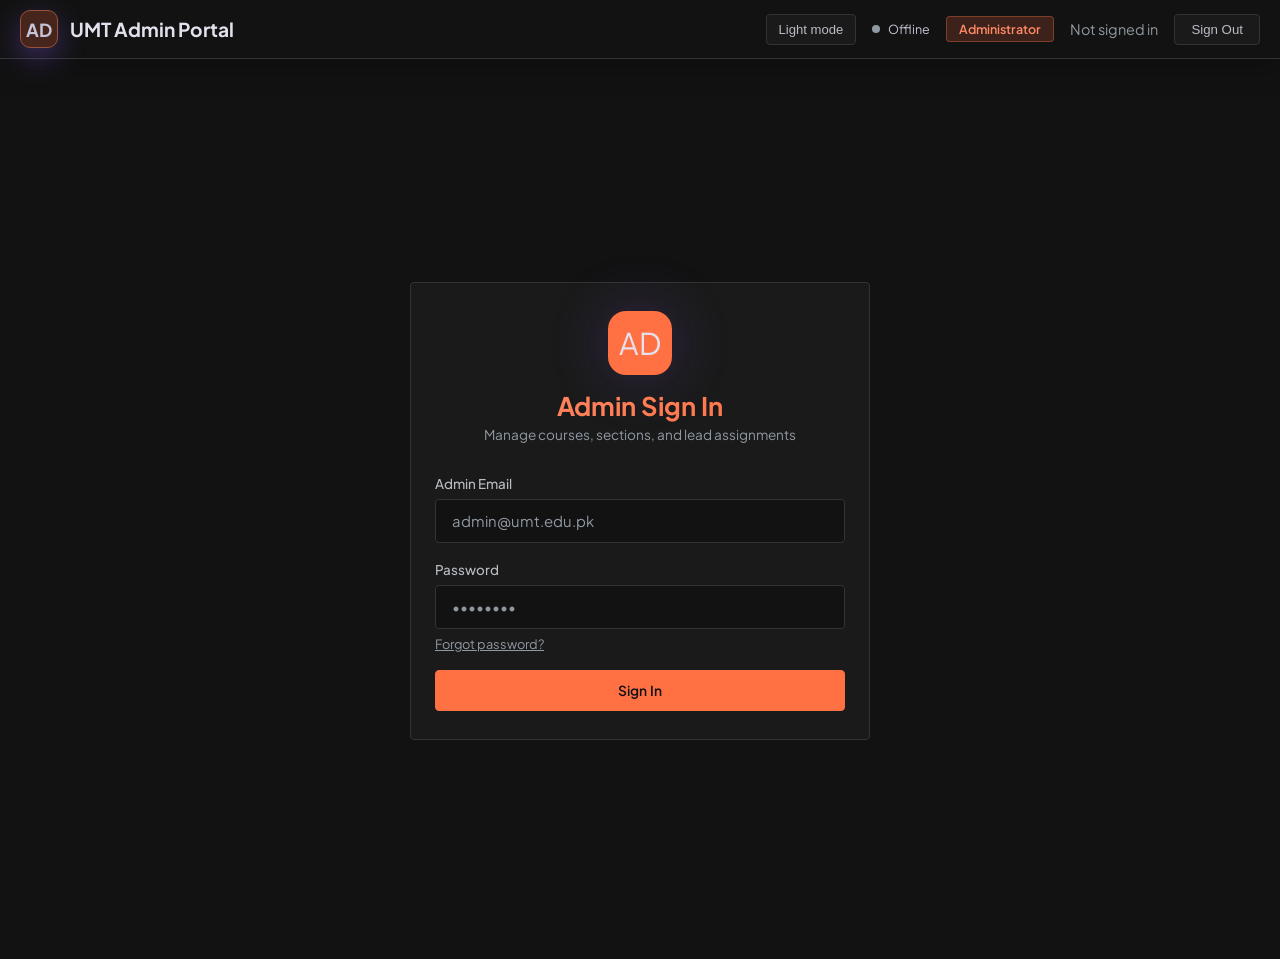
<file: static/admin.html>
<!DOCTYPE html>
<html lang="en">
<head>
  <meta charset="UTF-8"/>
  <meta http-equiv="Cache-Control" content="no-store, max-age=0, must-revalidate"/>
  <meta name="viewport" content="width=device-width, initial-scale=1.0, viewport-fit=cover"/>
  <title>UMT Team Portal · Admin Dashboard</title>
  <meta name="description" content="Admin portal for managing courses, sections, and team leads."/>
  <link rel="stylesheet" href="/static/style.css?v=16"/>
  <style>
    .admin-grid { display: grid; grid-template-columns: 1fr 1fr; gap: 18px; }
    .admin-grid-1 { display: grid; grid-template-columns: 1fr; gap: 18px; }
    .admin-section-list {
      max-height: 180px; overflow: auto; padding: 10px;
      border-radius: var(--radius-sm); border: 1px solid var(--border-subtle);
      background: rgba(255,255,255,0.03);
    }
    .admin-section-item { display: flex; align-items: center; gap: 8px; margin-bottom: 6px; font-size: 0.86rem; color: var(--text-2); }
    .tiny { font-size: 0.8rem; color: var(--text-3); }
    .entity-card {
      padding: 14px; border-radius: var(--radius-sm);
      background: rgba(255,255,255,0.03); border: 1px solid var(--border-subtle);
      margin-bottom: 10px;
    }
    .entity-title { font-weight: 700; font-family: 'Space Grotesk', sans-serif; margin-bottom: 4px; }
    .entity-sub { font-size: 0.82rem; color: var(--text-3); }
    .entity-actions { display:flex; gap:8px; margin-top:10px; flex-wrap:wrap; }
    .entity-section-row { display:grid; grid-template-columns:minmax(0,1fr) auto; align-items:center; gap:10px; margin-top:6px; }
    .entity-section-row span { min-width:0; overflow:hidden; text-overflow:ellipsis; white-space:nowrap; }
    .admin-remove-btn { justify-content:center; white-space:nowrap; padding:6px 10px !important; flex-shrink: 0; }
    .admin-btn-group { display: flex; gap: 8px; flex-shrink: 0; margin-left: auto; }
    .admin-stat-wrap { padding: 0 32px; max-width: 1400px; margin: 18px auto 0; }
    .realtime-bar { display:flex; align-items:center; gap:8px; font-size:0.78rem; color:var(--text-3); }
    .ws-dot { width:8px; height:8px; border-radius:50%; background:var(--text-3); transition: background .25s; }
    .ws-dot.connected { background: var(--emerald); box-shadow: 0 0 0 0 rgba(16,185,129,.5); animation: pulse 2s infinite; }
    @media (max-width: 900px) { .admin-grid { grid-template-columns: 1fr; } .admin-stat-wrap { padding: 0 16px; } }
    
    /* Spreadsheet Styles */
    .roster-table-wrap { overflow-x: auto; margin-top: 15px; border-radius: var(--radius-sm); border: 1px solid var(--border-subtle); background: rgba(0,0,0,0.2); }
    .roster-table { width: 100%; border-collapse: collapse; font-size: 0.88rem; }
    .roster-table th { background: rgba(255,255,255,0.05); color: var(--text-3); font-weight: 600; text-align: left; padding: 12px; border-bottom: 2px solid var(--border-subtle); text-transform: uppercase; letter-spacing: 1px; font-size: 0.75rem; }
    .roster-table td { padding: 12px; border-bottom: 1px solid var(--border-subtle); color: var(--text-2); }
    .roster-table tr:hover { background: rgba(255,255,255,0.02); }
    .role-badge { padding: 2px 8px; border-radius: 12px; font-size: 0.75rem; font-weight: 600; }
    .role-lead { background: rgba(139,92,246,0.2); color: #a78bfa; border: 1px solid rgba(139,92,246,0.3); }
    .role-member { background: rgba(255,255,255,0.05); color: var(--text-3); border: 1px solid var(--border-subtle); }
  </style>
</head>
<body data-page="admin">
<div class="bg-anim">
  <div class="orb orb-1"></div><div class="orb orb-2"></div><div class="orb orb-3"></div>
</div>

<div class="page-wrapper">
  <nav class="navbar">
    <div class="brand">
      <div class="brand-icon">AD</div>
      <span class="brand-name">UMT Admin Portal</span>
    </div>
    <div class="nav-right">
      <button class="theme-toggle" onclick="toggleTheme()" id="theme-toggle-btn">Light mode</button>
      <div class="realtime-bar"><div class="ws-dot" id="ws-dot"></div><span id="ws-status">Offline</span></div>
      <span class="nav-badge">Administrator</span>
      <span class="nav-user" id="admin-user-name">Not signed in</span>
      <button class="btn-logout" onclick="logout()">Sign Out</button>
    </div>
  </nav>

  <div id="login-wrap" class="auth-page" style="padding-top:28px;">
    <div class="glass glass-glow auth-card">
      <div class="auth-logo">
        <div class="auth-logo-icon">AD</div>
        <div class="auth-logo-title">Admin Sign In</div>
        <div class="auth-logo-sub">Manage courses, sections, and lead assignments</div>
      </div>
      <div class="form-stack">
        <div class="form-group">
          <label class="form-label">Admin Email</label>
          <input id="login-email" class="form-input" type="email" placeholder="admin@umt.edu.pk"/>
        </div>
        <div class="form-group">
          <label class="form-label">Password</label>
          <input id="login-password" class="form-input" type="password" placeholder="••••••••"/>
          <a href="#" class="tiny" onclick="openForgotModal()">Forgot password?</a>
        </div>
        <div id="login-error" class="form-error"></div>
        <button id="login-btn" class="btn btn-primary" style="justify-content:center; width:100%;" onclick="adminLogin()">
          <span id="login-btn-text">Sign In</span><span id="login-spinner" class="spinner" style="display:none"></span>
        </button>
      </div>
    </div>
  </div>

  <div id="dashboard-wrap" style="display:none;">
    <div class="admin-stat-wrap">
      <div class="stat-row">
        <div class="stat-card glass"><div class="stat-value violet" id="stat-courses">0</div><div class="stat-label">Courses</div></div>
        <div class="stat-card glass"><div class="stat-value amber" id="stat-sections">0</div><div class="stat-label">Sections</div></div>
        <div class="stat-card glass"><div class="stat-value green" id="stat-leads">0</div><div class="stat-label">Team Leads</div></div>
        <div class="stat-card glass"><div class="stat-value violet" id="stat-teams">0</div><div class="stat-label">Teams</div></div>
        <div class="stat-card glass"><div class="stat-value amber" id="stat-pending">0</div><div class="stat-label">Pending Requests</div></div>
        <div class="stat-card glass"><div class="stat-value green" id="stat-members">0</div><div class="stat-label">Accepted Members</div></div>
      </div>
    </div>

    <div class="portal-layout admin-grid-1">
      <div class="glass panel">
        <div class="panel-header" style="display:flex;align-items:center;justify-content:space-between;flex-wrap:wrap;gap:10px;">
          <div class="panel-title"><span class="panel-icon">MG</span> Management Actions</div>
          <button class="btn btn-primary btn-sm" onclick="window.location.href='/viva'">Viva — all sections (one day)</button>
        </div>
        <div class="admin-grid">
          <div>
            <div class="form-label" style="margin-bottom:8px;">Create Course</div>
            <input id="course-name" class="form-input" placeholder="e.g. Data Structures and Algorithms"/>
            <button class="btn btn-primary btn-sm" style="margin-top:10px;" onclick="createCourse()">Add Course</button>
            <div class="divider"></div>
            <div class="form-label" style="margin-bottom:8px;">Create Section</div>
            <select id="section-course" class="form-input"><option value="">Select course...</option></select>
            <input id="section-name" class="form-input" style="margin-top:8px;" placeholder="e.g. W-10"/>
            <input id="section-team-limit" class="form-input" style="margin-top:8px;" type="number" min="2" value="4" placeholder="Max Members per Team (incl. lead)"/>
            <button class="btn btn-primary btn-sm" style="margin-top:10px;" onclick="createSection()">Add Section</button>
          </div>
          <div>
            <div class="form-label" style="margin-bottom:8px;">Create Team Lead</div>
            <input id="lead-name" class="form-input" placeholder="Full name"/>
            <input id="lead-email" class="form-input" style="margin-top:8px;" placeholder="lead@umt.edu.pk"/>
            <input id="lead-id" class="form-input" style="margin-top:8px;" placeholder="Employee/Lead ID (optional)"/>
            <input id="lead-password" class="form-input" style="margin-top:8px;" type="password" placeholder="Temporary password"/>
            <div class="form-label" style="margin-top:10px; margin-bottom:6px;">Assign Sections</div>
            <div class="admin-section-list" id="lead-sections"></div>
            <button class="btn btn-success btn-sm" style="margin-top:10px;" onclick="createLead()">Create Lead + Teams</button>
          </div>
        </div>
      </div>

      <div class="glass panel">
        <div class="panel-header"><div class="panel-title"><span class="panel-icon">CS</span> Courses & Sections</div></div>
        <div id="courses-list"></div>
      </div>

      <div class="glass panel">
        <div class="panel-header"><div class="panel-title"><span class="panel-icon">LD</span> Lead Directory</div></div>
        <div id="leads-list"></div>
      </div>
      <div class="glass panel">
        <div class="panel-header"><div class="panel-title"><span class="panel-icon">TM</span> Live Team Monitor</div></div>
        <div id="teams-monitor"></div>
      </div>
    </div>
  </div>
</div>

<!-- Forgot Password Modal -->
<div class="modal-overlay glass" id="forgot-modal">
  <div class="modal glass glass-glow">
    <div class="modal-title">Reset Password</div>
    <div class="modal-sub">Enter your admin email to receive a reset link.</div>
    <div class="form-stack" style="margin-top:16px;">
      <div class="form-group">
        <label class="form-label">Admin Email</label>
        <input id="forgot-email" class="form-input" type="email" placeholder="admin@umt.edu.pk"/>
      </div>
      <div id="forgot-error" class="form-error"></div>
    </div>
    <div class="modal-actions">
      <button class="btn btn-primary" onclick="sendResetLink()">Send Link</button>
      <button class="btn btn-ghost" onclick="closeForgotModal()">Cancel</button>
    </div>
  </div>
</div>

<div class="modal-overlay glass" id="roster-modal">
  <div class="modal glass glass-glow" style="max-width: 1000px; width: 95%;">
    <div class="modal-header" style="display:flex; justify-content:space-between; align-items:center; margin-bottom:20px;">
      <div>
        <div class="modal-title" id="roster-title">Section Roster</div>
        <div class="modal-sub" id="roster-sub">Course Name · Section Name</div>
      </div>
      <div style="display:flex; gap:10px;">
        <button class="btn btn-success btn-sm" id="export-csv-btn">Export CSV</button>
        <button class="btn btn-ghost btn-sm" onclick="closeRosterModal()">Close</button>
      </div>
    </div>
    
    <div class="roster-table-wrap">
      <table class="roster-table">
        <thead>
          <tr>
            <th>Role</th>
            <th>Name</th>
            <th>Student ID</th>
            <th>Email</th>
            <th>Team Name</th>
            <th>Status</th>
          </tr>
        </thead>
        <tbody id="roster-body"></tbody>
      </table>
    </div>
  </div>
</div>

<!-- Timer Modal -->
<div class="modal-overlay glass" id="timer-modal">
  <div class="modal glass glass-glow">
    <div class="modal-title">Set Formation Window</div>
    <div class="modal-sub" id="timer-sub">Section</div>
    <div class="form-stack" style="margin-top:16px;">
      <div class="form-group">
        <label class="form-label">Formation Start</label>
        <input id="timer-start" class="form-input" type="datetime-local"/>
      </div>
      <div class="form-group">
        <label class="form-label">Formation End</label>
        <input id="timer-end" class="form-input" type="datetime-local"/>
      </div>
      <div class="tiny">Times are <strong>Pakistan</strong> (<code>Asia/Karachi</code>). Leave either field empty for an open-ended window.</div>
    </div>
    <div class="modal-actions">
      <button class="btn btn-primary" onclick="saveTimer()">Save</button>
      <button class="btn btn-ghost" onclick="closeTimerModal()">Cancel</button>
    </div>
  </div>
</div>

<div id="toast-container"></div>
<script src="/static/config.js"></script>
<script src="/static/api-runtime.js"></script>
<script>
const API = window.__portalApiBase();
let token = localStorage.getItem('token');
let courses = [];
let leads = [];
let activeRosterSectionId = null;
let activeTimerSectionId = null;
let ws = null;
initTheme();

function setLoading(id, on) {
  const btn = document.getElementById(id + '-btn');
  if (!btn) return;
  btn.disabled = on;
  document.getElementById(id + '-btn-text').style.display = on ? 'none' : 'inline';
  document.getElementById(id + '-spinner').style.display = on ? 'inline-block' : 'none';
}
function showError(id, msg) { const el = document.getElementById(id); el.textContent = msg; el.classList.add('show'); }
function clearError(id) { document.getElementById(id).classList.remove('show'); }
function toast(type, title, msg) {
  const icons = { success: 'OK', error: 'ERR', info: 'INFO', warning: 'WARN' };
  const el = document.createElement('div');
  el.className = `toast ${type}`;
  el.innerHTML = `<span class="toast-icon">${icons[type]||'INFO'}</span><div class="toast-body"><div class="toast-title">${title}</div><div class="toast-msg">${msg}</div></div>`;
  document.getElementById('toast-container').appendChild(el);
  setTimeout(() => { el.style.animation = 'fadeOut 0.3s ease forwards'; setTimeout(() => el.remove(), 300); }, 3500);
}

async function api(path, opts = {}) {
  const res = await fetch(`${API}${path}`, {
    ...opts,
    headers: { Authorization: `Bearer ${token}`, 'Content-Type': 'application/json', ...(opts.headers || {}) },
  });
  let data = {};
  try { data = await res.json(); } catch (_) {}
  if (!res.ok) throw new Error(data.detail || `Request failed (${res.status})`);
  return data;
}

async function adminLogin() {
  clearError('login-error');
  const email = document.getElementById('login-email').value.trim();
  const password = document.getElementById('login-password').value;
  if (!email || !password) return showError('login-error', 'Email and password are required');
  setLoading('login', true);
  try {
    const res = await fetch(`${API}/api/auth/login`, {
      method: 'POST',
      headers: { 'Content-Type': 'application/json' },
      body: JSON.stringify({ email, password }),
    });
    const data = await res.json();
    if (!res.ok) return showError('login-error', data.detail || 'Login failed');
    if (data.role !== 'admin') return showError('login-error', 'This page is for admin accounts only');

    localStorage.setItem('token', data.access_token);
    localStorage.setItem('role', data.role);
    localStorage.setItem('user_name', data.name);
    localStorage.setItem('user_id', data.user_id);
    token = data.access_token;
    document.getElementById('admin-user-name').textContent = data.name;
    showDashboard();
  } catch (e) {
    showError('login-error', 'Network error. Please try again.');
  } finally {
    setLoading('login', false);
  }
}

function openForgotModal() { document.getElementById('forgot-modal').classList.add('open'); }
function closeForgotModal() {
  document.getElementById('forgot-modal').classList.remove('open');
  clearError('forgot-error');
}
async function sendResetLink() {
  clearError('forgot-error');
  const email = document.getElementById('forgot-email').value.trim();
  if (!email) return showError('forgot-error', 'Email is required');
  try {
    await fetch(`${API}/api/auth/forgot-password`, {
      method: 'POST',
      headers: { 'Content-Type': 'application/json' },
      body: JSON.stringify({ email }),
    });
    toast('info', 'Reset Requested', 'If account exists, reset link has been sent.');
    closeForgotModal();
  } catch (e) {
    showError('forgot-error', 'Unable to send reset link right now.');
  }
}

function showDashboard() {
  document.getElementById('login-wrap').style.display = 'none';
  document.getElementById('dashboard-wrap').style.display = 'block';
  connectWS();
  refreshAll();
}

function renderStats() {
  // Kept for backward compatibility; primary stats come from overview now.
  const sectionCount = courses.reduce((acc, c) => acc + (c.sections?.length || 0), 0);
  document.getElementById('stat-courses').textContent = courses.length;
  document.getElementById('stat-sections').textContent = sectionCount;
  document.getElementById('stat-leads').textContent = leads.length;
}

function renderCourses() {
  const courseSel = document.getElementById('section-course');
  courseSel.innerHTML = '<option value="">Select course...</option>' +
    courses.map(c => `<option value="${c.id}">${c.name}</option>`).join('');

  const leadSections = document.getElementById('lead-sections');
  leadSections.innerHTML = courses.map(c => `
    <div style="margin-bottom:10px;">
      <div class="tiny" style="margin-bottom:4px;">${c.name}</div>
      ${(c.sections || []).map(s => `<label class="admin-section-item"><input type="checkbox" class="lead-sec" value="${s.id}"/> ${s.name}</label>`).join('')}
    </div>
  `).join('') || '<div class="tiny">No courses available yet.</div>';

  document.getElementById('courses-list').innerHTML = courses.map(c => `
    <div class="entity-card">
      <div class="entity-title">${c.name}</div>
      <div class="entity-sub">
        ${(c.sections || []).length
          ? c.sections.map(s => `
            <div class="entity-section-row">
              <span>${s.name}</span>
              <div class="admin-btn-group">
                <button class="btn btn-ghost btn-sm admin-remove-btn" onclick="window.location.href='/roster?section_id=${s.id}&role=admin'">Roster Sheet</button>
                <button class="btn btn-ghost btn-sm admin-remove-btn" onclick="window.location.href='/viva?section_id=${s.id}'">Viva Slots</button>
                <button class="btn btn-ghost btn-sm admin-remove-btn" onclick="editSectionLimit(${s.id}, ${s.team_size_limit || 4}, '${s.name.replace(/'/g, "\\'")}')">Edit Limit</button>
                <button class="btn btn-ghost btn-sm admin-remove-btn" onclick="openTimerModal(${s.id}, '${s.name.replace(/'/g, "\\'")}', '${(s.formation_start||'').replace(/'/g, "\\'")}', '${(s.formation_end||'').replace(/'/g, "\\'")}')">Timer</button>
                <button class="btn btn-danger btn-sm admin-remove-btn" onclick="deleteSection(${s.id}, '${s.name.replace(/'/g, "\\'")}')">Remove</button>
              </div>
            </div>
          `).join('')
          : 'No sections yet'}
      </div>
      <div class="entity-actions">
        <button class="btn btn-danger btn-sm admin-remove-btn" onclick="deleteCourse(${c.id}, '${c.name.replace(/'/g, "\\'")}')">Remove Course</button>
      </div>
    </div>
  `).join('') || '<div class="empty-state"><div class="empty-title">No Courses</div><div class="empty-desc">Create your first course above.</div></div>';
}

function renderLeads() {
  document.getElementById('leads-list').innerHTML = leads.map(l => {
    const secList = l.sections || [];
    const multi = secList.length > 1;
    const esc = (s) => String(s || '').replace(/'/g, "\\'");
    const sectionsRows = secList.length
      ? secList.map(s => `
      <div class="entity-section-row">
        <span>${s.course_name} (${s.section_name})</span>
        ${multi ? `<button type="button" class="btn btn-ghost btn-sm admin-remove-btn" onclick="removeLeadFromSection(${l.id}, ${s.section_id}, '${esc(s.course_name)}', '${esc(l.name)}')">Remove from course</button>` : ''}
      </div>
    `).join('')
      : '';
    const bulkLabel = multi ? 'Remove from all' : 'Remove Lead';
    return `
    <div class="entity-card">
      <div class="entity-title">${l.name}</div>
      <div class="entity-sub">${l.email}${l.employee_id ? ` · ${l.employee_id}` : ''}</div>
      <div class="tiny" style="margin-top:6px;">${secList.length ? sectionsRows : 'No section assignment'}</div>
      <div class="entity-actions">
        <button type="button" class="btn btn-danger btn-sm admin-remove-btn" onclick="deleteLead(${l.id}, '${esc(l.name)}', ${secList.length})">${bulkLabel}</button>
      </div>
    </div>
  `;
  }).join('') || '<div class="empty-state"><div class="empty-title">No Leads</div><div class="empty-desc">Create lead accounts to populate this list.</div></div>';
}

function renderOverview(overview) {
  const stats = overview.stats || {};
  document.getElementById('stat-courses').textContent = stats.courses || 0;
  document.getElementById('stat-sections').textContent = stats.sections || 0;
  document.getElementById('stat-leads').textContent = stats.leads || 0;
  document.getElementById('stat-teams').textContent = stats.teams || 0;
  document.getElementById('stat-pending').textContent = stats.pending_requests || 0;
  document.getElementById('stat-members').textContent = stats.accepted_memberships || 0;

  const teams = overview.teams || [];
  document.getElementById('teams-monitor').innerHTML = teams.map(t => `
    <div class="entity-card">
      <div class="entity-title">${t.team_name}</div>
      <div class="entity-sub">${t.course_name} (${t.section_name}) · Lead: ${t.lead_name}</div>
      <div class="tiny" style="margin-top:6px;">Accepted: ${t.accepted_count}/${t.member_slots_total != null ? t.member_slots_total : t.max_members} · Pending: ${t.pending_count} · Team size (incl. lead): ${t.team_size_limit != null ? t.team_size_limit : '—'}</div>
      <div class="tiny" style="margin-top:4px;">Members: ${(t.members || []).length ? t.members.map(m => `${m.name} (${m.student_id || 'N/A'}, ${m.email})`).join(' | ') : 'None yet'}</div>
    </div>
  `).join('') || '<div class="empty-state"><div class="empty-title">No Teams</div><div class="empty-desc">Team data will appear here.</div></div>';
}

async function refreshAll() {
  try {
    const [courseResp, leadResp, overview] = await Promise.all([
      api('/api/admin/courses'),
      api('/api/admin/leads'),
      api('/api/admin/overview'),
    ]);
    courses = courseResp;
    leads = leadResp;
    renderCourses();
    renderLeads();
    renderOverview(overview);
  } catch (e) {
    if (String(e.message).toLowerCase().includes('forbidden')) {
      toast('error', 'Access denied', 'Admin session is invalid. Please sign in again.');
      logout();
      return;
    }
    toast('error', 'Load Failed', e.message);
  }
}

function connectWS() {
  const userId = parseInt(localStorage.getItem('user_id') || '0');
  if (!token || !userId) return;
  const wsUrl = window.__portalWsUrl(userId, token);
  ws = new WebSocket(wsUrl);
  ws.onopen = () => {
    document.getElementById('ws-dot').classList.add('connected');
    document.getElementById('ws-status').textContent = 'Live';
  };
  ws.onclose = () => {
    document.getElementById('ws-dot').classList.remove('connected');
    document.getElementById('ws-status').textContent = 'Reconnecting...';
    setTimeout(connectWS, 3000);
  };
  ws.onmessage = (e) => {
    if (e.data === 'pong') return;
    try {
      const { event } = JSON.parse(e.data);
      if (event === 'admin_team_activity') {
        scheduleRefreshAll();
        if (activeRosterSectionId) scheduleOpenRosterModal(activeRosterSectionId);
      }
    } catch (_) {}
  };
}

let _refreshAllTimer = null;
function scheduleRefreshAll() {
  if (_refreshAllTimer) return;
  _refreshAllTimer = setTimeout(() => {
    _refreshAllTimer = null;
    refreshAll();
  }, 100);
}

let _rosterModalTimer = null;
let _rosterModalSectionId = null;
function scheduleOpenRosterModal(sectionId) {
  _rosterModalSectionId = sectionId;
  if (_rosterModalTimer) return;
  _rosterModalTimer = setTimeout(() => {
    const sid = _rosterModalSectionId;
    _rosterModalTimer = null;
    _rosterModalSectionId = null;
    if (sid) openRosterModal(sid);
  }, 100);
}

async function createCourse() {
  const name = document.getElementById('course-name').value.trim();
  if (!name) return toast('warning', 'Missing field', 'Course name is required.');
  const btn = document.querySelector('button[onclick="createCourse()"]');
  if (btn) btn.disabled = true;
  try {
    await api('/api/admin/courses', { method: 'POST', body: JSON.stringify({ name }) });
    document.getElementById('course-name').value = '';
    toast('success', 'Course Created', `${name} added successfully.`);
    refreshAll();
  } catch (e) { toast('error', 'Create Failed', e.message); }
  finally { if (btn) btn.disabled = false; }
}

async function createSection() {
  const course_id = parseInt(document.getElementById('section-course').value || '0');
  const name = document.getElementById('section-name').value.trim();
  const team_size_limit = parseInt(document.getElementById('section-team-limit').value || '4');
  if (!course_id || !name) return toast('warning', 'Missing fields', 'Select course and enter section name.');
  const btn = document.querySelector('button[onclick="createSection()"]');
  if (btn) btn.disabled = true;
  try {
    await api('/api/admin/sections', { method: 'POST', body: JSON.stringify({ course_id, name, team_size_limit }) });
    document.getElementById('section-name').value = '';
    document.getElementById('section-team-limit').value = '4';
    toast('success', 'Section Created', `${name} added successfully.`);
    refreshAll();
  } catch (e) { toast('error', 'Create Failed', e.message); }
  finally { if (btn) btn.disabled = false; }
}

async function editSectionLimit(sectionId, currentLimit, sectionName) {
  const next = prompt(`Max Members per Team (including lead) for "${sectionName}":`, String(currentLimit || 4));
  if (next === null) return;
  const team_size_limit = parseInt(String(next).trim() || '0');
  if (!team_size_limit || team_size_limit < 2) {
    toast('warning', 'Invalid value', 'Team limit must be at least 2 (lead + 1 member).');
    return;
  }
  try {
    const payload = { team_size_limit };
    console.log('[admin editSectionLimit] PUT', `/api/admin/sections/${sectionId}`, payload);
    const resp = await api(`/api/admin/sections/${sectionId}`, { method: 'PUT', body: JSON.stringify(payload) });
    console.log('[admin editSectionLimit] response', resp);
    toast('success', 'Updated', `Team limit set to ${team_size_limit}.`);
    refreshAll();
  } catch (e) {
    toast('error', 'Update Failed', e.message);
  }
}

function openTimerModal(sectionId, sectionName, startIso, endIso) {
  activeTimerSectionId = sectionId;
  document.getElementById('timer-sub').textContent = `Section: ${sectionName}`;
  document.getElementById('timer-start').value = isoToLocalInput(startIso);
  document.getElementById('timer-end').value = isoToLocalInput(endIso);
  document.getElementById('timer-modal').classList.add('open');
}

function closeTimerModal() {
  activeTimerSectionId = null;
  document.getElementById('timer-modal').classList.remove('open');
}

function isoToLocalInput(iso) {
  if (!iso) return '';
  // Accept both "YYYY-MM-DDTHH:MM:SS" and full ISO with timezone.
  const d = new Date(iso);
  if (isNaN(d.getTime())) return '';
  const pad = (n) => String(n).padStart(2, '0');
  const y = d.getFullYear();
  const m = pad(d.getMonth() + 1);
  const day = pad(d.getDate());
  const hh = pad(d.getHours());
  const mm = pad(d.getMinutes());
  return `${y}-${m}-${day}T${hh}:${mm}`;
}

/** datetime-local value has no TZ; send naive ISO so API treats wall time as Asia/Karachi (not browser TZ via toISOString). */
function naivePakistanIsoFromDatetimeLocal(raw) {
  if (!raw) return null;
  const s = String(raw).trim();
  if (/^\d{4}-\d{2}-\d{2}T\d{2}:\d{2}$/.test(s)) return `${s}:00`;
  return s;
}

async function saveTimer() {
  if (!activeTimerSectionId) return;
  const raw_start = document.getElementById('timer-start').value || null;
  const raw_end = document.getElementById('timer-end').value || null;
  const formation_start = naivePakistanIsoFromDatetimeLocal(raw_start);
  const formation_end = naivePakistanIsoFromDatetimeLocal(raw_end);
  const btn = document.querySelector('#timer-modal button.btn.btn-primary');
  if (btn) btn.disabled = true;
  try {
    // Keep existing limit unchanged by reading from cached courses list.
    let team_size_limit = 4;
    for (const c of courses) {
      for (const s of (c.sections || [])) {
        if (s.id == activeTimerSectionId) team_size_limit = parseInt(s.team_size_limit || 4);
      }
    }
    await api(`/api/admin/sections/${activeTimerSectionId}`, {
      method: 'PUT',
      body: JSON.stringify({ team_size_limit, formation_start, formation_end }),
    });
    toast('success', 'Timer Updated', 'Formation window saved.');
    closeTimerModal();
    refreshAll();
  } catch (e) {
    toast('error', 'Update Failed', e.message);
  }
  finally { if (btn) btn.disabled = false; }
}

async function deleteCourse(courseId, courseName) {
  if (!confirm(`Remove course "${courseName}" and all its sections/teams?`)) return;
  try {
    await api(`/api/admin/courses/${courseId}`, { method: 'DELETE' });
    toast('success', 'Course Removed', `"${courseName}" deleted successfully.`);
    refreshAll();
  } catch (e) {
    toast('error', 'Delete Failed', e.message);
  }
}

async function deleteSection(sectionId, sectionName) {
  if (!confirm(`Remove section "${sectionName}" and related teams/requests?`)) return;
  try {
    await api(`/api/admin/sections/${sectionId}`, { method: 'DELETE' });
    toast('success', 'Section Removed', `"${sectionName}" deleted successfully.`);
    refreshAll();
  } catch (e) {
    toast('error', 'Delete Failed', e.message);
  }
}

async function deleteLead(leadId, leadName, sectionCount) {
  const n = typeof sectionCount === 'number' ? sectionCount : 1;
  const msg = n > 1
    ? `Remove team lead "${leadName}" from ALL courses? This will delete their account and disband every team they lead.`
    : `Remove team lead "${leadName}"? This will also remove all teams they lead.`;
  if (!confirm(msg)) return;
  try {
    await api(`/api/admin/leads/${leadId}`, { method: 'DELETE' });
    toast('success', 'Lead Removed', `"${leadName}" deleted successfully.`);
    refreshAll();
  } catch (e) {
    toast('error', 'Delete Failed', e.message);
  }
}

async function removeLeadFromSection(leadId, sectionId, courseName, leadName) {
  if (!confirm(`Remove "${leadName}" as team lead for "${courseName}"? Their team for this section will be disbanded.`)) return;
  try {
    const data = await api(`/api/admin/leads/${leadId}/sections/${sectionId}`, { method: 'DELETE' });
    if (data.removed_account) {
      toast('success', 'Lead removed', `"${leadName}" had no remaining assignments; their account was deleted.`);
    } else {
      toast('success', 'Updated', `"${leadName}" is no longer lead for ${courseName}.`);
    }
    refreshAll();
  } catch (e) {
    toast('error', 'Remove Failed', e.message);
  }
}

async function createLead() {
  const section_ids = Array.from(document.querySelectorAll('.lead-sec:checked')).map(x => parseInt(x.value));
  const payload = {
    name: document.getElementById('lead-name').value.trim(),
    email: document.getElementById('lead-email').value.trim().toLowerCase(),
    employee_id: document.getElementById('lead-id').value.trim() || null,
    password: document.getElementById('lead-password').value,
    section_ids,
  };
  if (!payload.name || !payload.email) {
    return toast('warning', 'Missing fields', 'Name and email are required.');
  }
  if (section_ids.length === 0) {
    return toast('warning', 'No sections', 'Assign at least one section.');
  }
  const btn = document.querySelector('button[onclick="createLead()"]');
  if (btn) btn.disabled = true;
  try {
    await api('/api/admin/leads', { method: 'POST', body: JSON.stringify(payload) });
    ['lead-name', 'lead-email', 'lead-id', 'lead-password'].forEach(id => document.getElementById(id).value = '');
    document.querySelectorAll('.lead-sec').forEach(c => c.checked = false);
    toast('success', 'Lead Created', 'Lead account and section teams created.');
    refreshAll();
  } catch (e) { toast('error', 'Create Failed', e.message); }
  finally { if (btn) btn.disabled = false; }
}

async function openRosterModal(sectionId) {
  activeRosterSectionId = sectionId;
  console.log('[DEBUG] Opening Roster for Section ID:', sectionId);
  try {
    const url = `${API}/api/admin/sections/${sectionId}/roster`;
    const res = await fetch(url, { headers: { 'Authorization': `Bearer ${token}` } });
    const data = await res.json();
    
    if (!res.ok) {
      throw new Error(`API Error ${res.status}: ${data.detail || 'Not Found'}\nURL: ${url}`);
    }
    
    document.getElementById('roster-title').textContent = `${data.course_name} · ${data.section_name}`;
    document.getElementById('roster-sub').textContent = `Spreadsheet view for ${data.roster.length} members`;
    
    const body = document.getElementById('roster-body');
    body.innerHTML = data.roster.map(r => `
      <tr>
        <td><span class="role-badge ${r.role === 'Lead' ? 'role-lead' : 'role-member'}">${r.role}</span></td>
        <td contenteditable="true" onblur="saveMemberChange(${r.user_id}, this, 'name')" onkeydown="if(event.key==='Enter'){event.preventDefault();this.blur();}">${r.name}</td>
        <td class="tiny" contenteditable="true" onblur="saveMemberChange(${r.user_id}, this, 'student_id')" onkeydown="if(event.key==='Enter'){event.preventDefault();this.blur();}">${r.student_id || ''}</td>
        <td class="tiny">${r.email}</td>
        <td style="font-weight:600;">${r.team_name}</td>
        <td><span class="tiny" style="color:var(--emerald);">${r.status}</span></td>
      </tr>
    `).join('') || '<tr><td colspan="6" style="text-align:center; padding:40px; color:var(--text-3);">No members enrolled in this section yet.</td></tr>';
    
    document.getElementById('export-csv-btn').onclick = () => {
      window.open(`${API}/api/admin/sections/${sectionId}/roster/csv?token=${encodeURIComponent(token)}`, '_blank');
    };
    
    document.getElementById('roster-modal').classList.add('open');
  } catch (e) {
    console.error('[ROSTER ERROR]', e);
    toast('error', 'Roster Load Failed', e.message);
  }
}

async function saveMemberChange(userId, el, field) {
  const val = el.innerText.trim();
  try {
    await api(`/api/admin/roster/member/${userId}`, {
      method: 'PATCH',
      body: JSON.stringify({ [field]: val })
    });
    el.style.color = 'var(--emerald)';
    setTimeout(() => { el.style.color = ''; }, 1000);
  } catch (e) {
    toast('error', 'Save Failed', e.message);
    el.style.color = 'var(--rose)';
  }
}

function closeRosterModal() { 
  activeRosterSectionId = null;
  document.getElementById('roster-modal').classList.remove('open'); 
}

function logout() {
  localStorage.clear();
  // Redirect to the main site root or the specific static path
  window.location.href = '/';
}

document.getElementById('forgot-modal').addEventListener('click', (e) => {
  if (e.target.id === 'forgot-modal') closeForgotModal();
});

const params = new URLSearchParams(window.location.search);
const resetToken = params.get('reset_token');
if (resetToken) {
  const newPass = prompt('Enter new password (minimum 8 characters):');
  if (newPass && newPass.length >= 8) {
    fetch(`${API}/api/auth/reset-password`, {
      method: 'POST',
      headers: { 'Content-Type': 'application/json' },
      body: JSON.stringify({ token: resetToken, new_password: newPass }),
    }).then(async (r) => {
      const d = await r.json();
      if (r.ok) alert('Password reset successful. Please sign in.');
      else alert(d.detail || 'Reset failed.');
      window.location.search = '';
    });
  }
}

if (token && localStorage.getItem('role') === 'admin') {
  document.getElementById('admin-user-name').textContent = localStorage.getItem('user_name') || 'Admin';
  showDashboard();
}

function initTheme() {
  const saved = localStorage.getItem('theme') || 'dark';
  document.documentElement.setAttribute('data-theme', saved);
  const btn = document.getElementById('theme-toggle-btn');
  if (btn) btn.textContent = saved === 'dark' ? 'Light mode' : 'Dark mode';
}

function toggleTheme() {
  const current = document.documentElement.getAttribute('data-theme') || 'dark';
  const next = current === 'dark' ? 'light' : 'dark';
  document.documentElement.setAttribute('data-theme', next);
  localStorage.setItem('theme', next);
  const btn = document.getElementById('theme-toggle-btn');
  if (btn) btn.textContent = next === 'dark' ? 'Light mode' : 'Dark mode';
}
</script>
</body>
</html>
</file>
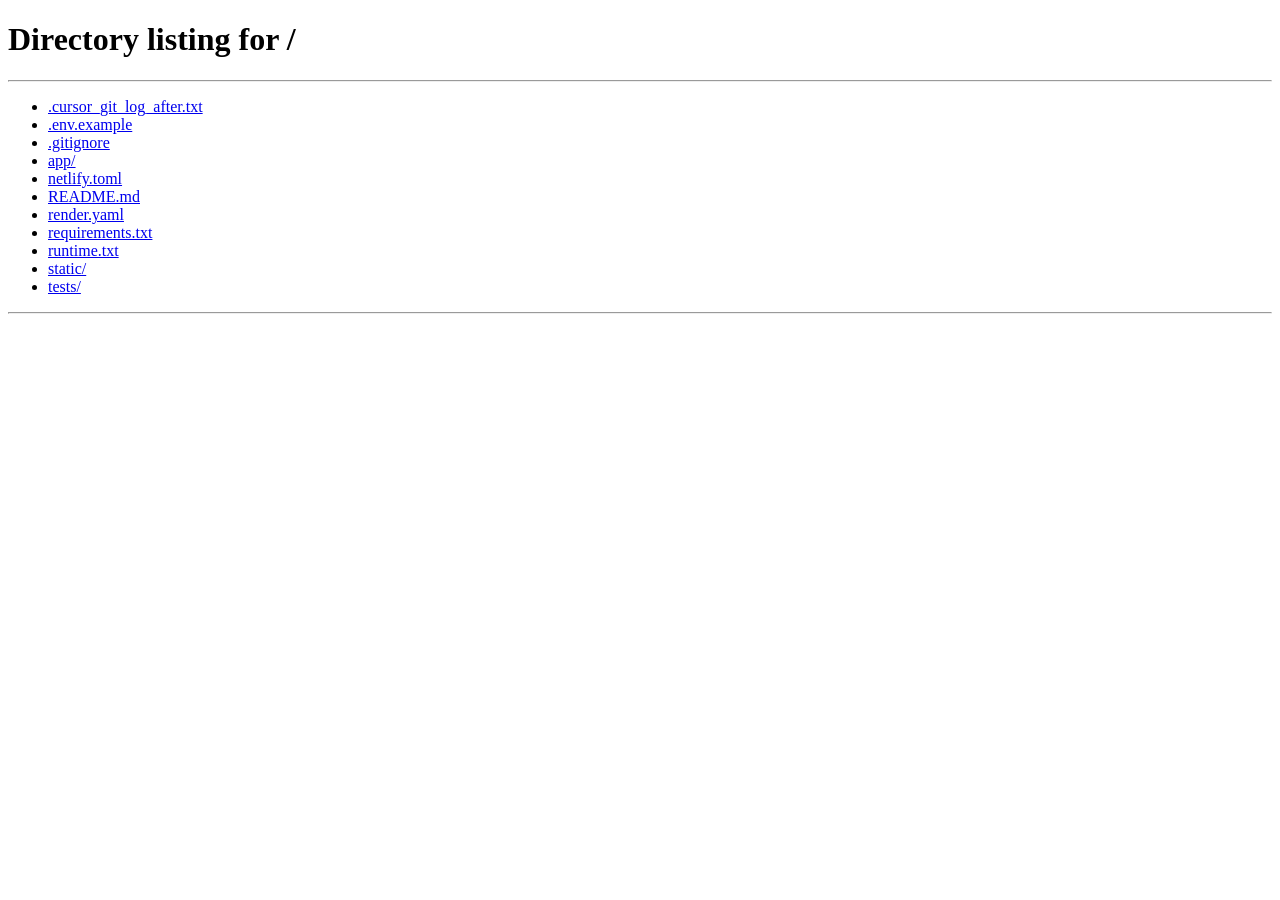
<file: static/lead.html>
<!DOCTYPE html>
<html lang="en">
<head>
  <meta charset="UTF-8"/>
  <meta http-equiv="Cache-Control" content="no-store, max-age=0, must-revalidate"/>
  <meta name="viewport" content="width=device-width, initial-scale=1.0, viewport-fit=cover"/>
  <title>UMT Team Portal · Team Lead Dashboard</title>
  <meta name="description" content="Team Lead portal – manage your project team members in real-time."/>
  <link rel="stylesheet" href="/static/style.css?v=16"/>
  <style>
    .team-slots { display: flex; gap: 8px; flex-wrap: wrap; margin-top: 12px; }
    .slot {
      flex: 1; min-width: 80px; height: 56px; border-radius: 10px;
      border: 2px dashed var(--border); display: flex; align-items: center;
      justify-content: center; font-size: 22px; color: var(--text-3);
      transition: all 0.3s;
    }
    .slot.filled {
      border-style: solid; border-color: var(--violet);
      background: var(--violet-dim); color: var(--violet-light);
      font-size: 13px; font-weight: 600; font-family: 'Space Grotesk',sans-serif;
    }
    .slot.filled.s2 { border-color: var(--amber); background: var(--amber-dim); color: var(--amber); }
    .slot.filled.s3 { border-color: var(--emerald); background: var(--emerald-dim); color: var(--emerald); }
    .realtime-bar {
      display: flex; align-items: center; gap: 8px;
      font-size: 0.78rem; color: var(--text-3);
    }
    .ws-dot {
      width: 8px; height: 8px; border-radius: 50%;
      background: var(--text-3); transition: background 0.3s;
    }
    .ws-dot.connected { background: var(--emerald); animation: pulse 2s infinite; }
    .notif-item {
      padding: 12px; border-radius: var(--radius-sm);
      background: rgba(255,255,255,0.03); border: 1px solid var(--border-subtle);
      margin-bottom: 8px; font-size: 0.83rem; color: var(--text-2);
      animation: fadeSlide 0.3s ease;
    }
    .notif-time { font-size: 0.75rem; color: var(--text-3); margin-top: 4px; }
    .count-badge {
      background: var(--violet); color: #fff;
      font-size: 0.72rem; font-weight: 700; padding: 2px 7px;
      border-radius: 10px; margin-left: 6px;
    }
    .section-tabs {
      display: flex; gap: 8px; overflow-x: auto;
      margin: 0 0 20px;
      padding: 0;
      max-width: none;
      width: 100%;
    }
    .section-tab {
      padding: 8px 16px; border-radius: 20px; background: rgba(255,255,255,0.05);
      border: 1px solid var(--border-subtle); color: var(--text-2); font-size: 0.85rem;
      cursor: pointer; transition: all 0.2s; white-space: nowrap;
    }
    .section-tab:hover { background: rgba(255,255,255,0.1); }
    .section-tab.active { background: var(--violet); color: #fff; border-color: var(--violet); }
    .member-remove-btn {
      margin-left: auto;
      min-width: 88px;
      width: 88px;
      justify-content: center;
      align-self: center;
      flex: 0 0 88px;
      padding: 6px 10px !important;
      font-size: 0.74rem !important;
      white-space: nowrap;
    }
    /* Spreadsheet Styles */
    .roster-table-wrap { overflow-x: auto; margin-top: 15px; border-radius: var(--radius-sm); border: 1px solid var(--border-subtle); background: rgba(0,0,0,0.2); }
    .roster-table { width: 100%; border-collapse: collapse; font-size: 0.88rem; }
    .roster-table th { background: rgba(255,255,255,0.05); color: var(--text-3); font-weight: 600; text-align: left; padding: 12px; border-bottom: 2px solid var(--border-subtle); text-transform: uppercase; letter-spacing: 1px; font-size: 0.75rem; }
    .roster-table td { padding: 12px; border-bottom: 1px solid var(--border-subtle); color: var(--text-2); }
    .roster-table tr:hover { background: rgba(255,255,255,0.02); }
    .role-badge { padding: 2px 8px; border-radius: 12px; font-size: 0.75rem; font-weight: 600; }
    .role-lead { background: rgba(139,92,246,0.2); color: #a78bfa; border: 1px solid rgba(139,92,246,0.3); }
    .role-member { background: rgba(255,255,255,0.05); color: var(--text-3); border: 1px solid var(--border-subtle); }

    .invite-search {
      width: 100%;
      padding: 10px 12px;
      border-radius: var(--radius-sm);
      background: rgba(255,255,255,0.05);
      border: 1px solid var(--border-subtle);
      color: var(--text-1);
      outline: none;
      transition: all 0.2s;
      font-size: 0.88rem;
    }
    .invite-search:focus { border-color: var(--violet); background: rgba(255,255,255,0.07); }
    .invite-row {
      display:flex; align-items:center; gap:10px;
      padding: 10px 12px;
      border-radius: var(--radius-sm);
      background: rgba(255,255,255,0.03);
      border: 1px solid var(--border-subtle);
      margin-bottom: 8px;
    }
    .invite-meta { flex: 1; min-width: 0; }
    .invite-name { font-weight: 700; font-size: 0.9rem; color: var(--text-1); }
    .invite-sub { font-size: 0.78rem; color: var(--text-3); overflow:hidden; text-overflow:ellipsis; white-space:nowrap; }
  </style>
</head>
<body data-page="lead">
<div class="bg-anim">
  <div class="orb orb-1"></div><div class="orb orb-2"></div><div class="orb orb-3"></div>
</div>

<div class="page-wrapper">
  <!-- Navbar -->
  <nav class="navbar">
    <div class="brand">
      <div class="brand-icon">UP</div>
      <span class="brand-name">UMT Team Portal</span>
    </div>
    <div class="nav-right">
      <button class="theme-toggle" onclick="toggleTheme()" id="theme-toggle-btn">Light mode</button>
      <div class="realtime-bar">
        <div class="ws-dot" id="ws-dot"></div>
        <span id="ws-status">Connecting…</span>
      </div>
      <span class="nav-badge">Team Lead</span>
      <span class="nav-user" id="nav-user-name">Loading…</span>
      <button class="btn-logout" onclick="logout()">Sign Out</button>
    </div>
  </nav>

  <!-- Section tabs + stats -->
  <div class="portal-page-padding portal-page-padding--tabs">
    <div class="section-tabs" id="section-tabs-container">
      <!-- Tabs rendered here -->
    </div>

    <div class="stat-row">
      <div class="stat-card glass">
        <div class="stat-value violet" id="stat-members">0</div>
        <div class="stat-label">Team Members</div>
      </div>
      <div class="stat-card glass">
        <div class="stat-value amber" id="stat-pending">0</div>
        <div class="stat-label">Pending Requests</div>
      </div>
      <div class="stat-card glass">
        <div class="stat-value green" id="stat-slots">3</div>
        <div class="stat-label">Slots Available</div>
      </div>
      <div class="stat-card glass">
        <div class="stat-value violet" id="stat-closes">—</div>
        <div class="stat-label">Closing Time</div>
      </div>
    </div>
  </div>

  <!-- 3-column layout -->
  <div class="portal-layout portal-3col">

    <!-- LEFT: My Team -->
    <div class="glass panel">
      <div class="panel-header">
        <div class="panel-title"><span class="panel-icon">TM</span> My Team</div>
        <div style="display:flex; gap:8px;">
          <button class="btn btn-primary btn-sm" style="font-size:0.75rem; padding: 6px 14px;" onclick="goToRoster()">Roster Sheet</button>
          <button class="btn btn-ghost btn-sm" style="font-size:0.75rem; padding: 6px 14px;" onclick="goToViva()">Viva Slots</button>
          <span class="badge badge-accepted" id="team-status-badge">0/3</span>
        </div>
      </div>

      <div style="margin-bottom:16px;">
        <div class="form-label" style="margin-bottom:8px;">Team Name</div>
        <div id="team-name-display" style="font-family:'Space Grotesk',sans-serif; font-weight:700; font-size:1.1rem; color:var(--violet-light);">Loading…</div>
      </div>

      <div class="divider"></div>

      <div class="form-label" style="margin-bottom:10px;">Member Slots</div>
      <div class="team-slots" id="team-slots">
        <div class="slot">+</div>
        <div class="slot">+</div>
        <div class="slot">+</div>
      </div>

      <div class="divider"></div>

      <div class="form-label" style="margin-bottom:10px;">Progress</div>
      <div class="progress-wrap">
        <div class="progress-bar" id="progress-bar" style="width:0%"></div>
      </div>
      <div style="font-size:0.78rem; color:var(--text-3); margin-top:6px;" id="progress-label">0 of 3 slots filled</div>

      <div class="divider"></div>
      <div id="accepted-members-list"></div>

      <div class="divider"></div>

      <div class="panel-header" style="padding:0; margin-bottom:10px;">
        <div class="panel-title"><span class="panel-icon">IV</span> Invite Students</div>
        <button class="btn btn-ghost btn-sm" onclick="loadEligibleStudents()">↺ Refresh</button>
      </div>

      <div style="margin-bottom:10px;">
        <input id="invite-search" class="invite-search" placeholder="Search eligible students by name / ID / email…" oninput="renderEligibleStudents()"/>
      </div>

      <div style="margin-bottom:10px;">
        <div class="form-label" style="margin-bottom:8px;">Pending Invites</div>
        <div id="pending-invites-list"></div>
      </div>

      <div class="form-label" style="margin-bottom:8px;">Eligible Students (Not in a team yet)</div>
      <div id="eligible-students-list"></div>
    </div>

    <!-- CENTER: Join Requests -->
    <div class="glass panel">
      <div class="panel-header">
        <div class="panel-title">
          <span class="panel-icon">RQ</span> Join Requests
          <span class="count-badge" id="req-count">0</span>
        </div>
        <span style="font-size:0.8rem; color:var(--text-3);" id="req-sub">Real-time updates</span>
      </div>
      <div id="requests-list">
        <div class="empty-state">
          <div class="empty-icon">--</div>
          <div class="empty-title">No Requests Yet</div>
          <div class="empty-desc">When students request to join your team, they'll appear here instantly.</div>
        </div>
      </div>
    </div>

    <!-- RIGHT: Notifications -->
    <div class="glass panel">
      <div class="panel-header">
        <div class="panel-title"><span class="panel-icon">LG</span> Activity Log</div>
        <button class="btn btn-ghost btn-sm" onclick="clearLog()">Clear</button>
      </div>
      <div id="notif-log">
        <div class="empty-state">
          <div class="empty-icon">--</div>
          <div class="empty-title">All Quiet</div>
          <div class="empty-desc">Activity will appear here in real-time.</div>
        </div>
      </div>
    </div>

  </div><!-- end grid -->
</div><!-- end page-wrapper -->

<div class="modal-overlay glass" id="roster-modal">
  <div class="modal glass glass-glow" style="max-width: 1000px; width: 95%;">
    <div class="modal-header" style="display:flex; justify-content:space-between; align-items:center; margin-bottom:20px;">
      <div>
        <div class="modal-title" id="roster-title">Section Roster</div>
        <div class="modal-sub" id="roster-sub">Course Name · Section Name</div>
      </div>
      <div style="display:flex; gap:10px;">
        <button class="btn btn-success btn-sm" id="export-csv-btn">Export CSV</button>
        <button class="btn btn-ghost btn-sm" onclick="closeRosterModal()">Close</button>
      </div>
    </div>
    
    <div class="roster-table-wrap">
      <table class="roster-table">
        <thead>
          <tr>
            <th>Role</th>
            <th>Name</th>
            <th>Student ID</th>
            <th>Email</th>
            <th>Team Name</th>
            <th>Status</th>
          </tr>
        </thead>
        <tbody id="roster-body"></tbody>
      </table>
    </div>
  </div>
</div>

<div id="toast-container"></div>

<script src="/static/config.js"></script>
<script src="/static/api-runtime.js"></script>
<script>
const API = window.__portalApiBase();
initTheme();
const token = localStorage.getItem('token');
const userName = localStorage.getItem('user_name') || 'Lead';
const userId = parseInt(localStorage.getItem('user_id') || '0');
const defaultSectionId = localStorage.getItem('default_section');

if (!token) {
  window.location.href = '/';
}

document.getElementById('nav-user-name').textContent = userName;

let ws = null;
let sectionsData = [];
let currentSectionId = null;
let activeRosterSectionId = null;
let logItems = [];
let eligibleStudents = [];

// ── WebSocket ────────────────────────────────────────────────────────────────
function connectWS() {
  const wsUrl = window.__portalWsUrl(userId, token);
  ws = new WebSocket(wsUrl);

  ws.onopen = () => {
    document.getElementById('ws-dot').classList.add('connected');
    document.getElementById('ws-status').textContent = 'Live';
    ws._ping = setInterval(() => { if (ws.readyState === 1) ws.send('ping'); }, 25000);
  };

  ws.onclose = () => {
    document.getElementById('ws-dot').classList.remove('connected');
    document.getElementById('ws-status').textContent = 'Reconnecting…';
    clearInterval(ws._ping);
    setTimeout(connectWS, 3000);
  };

  ws.onmessage = (e) => {
    if (e.data === 'pong') return;
    const { event, data } = JSON.parse(e.data);
    handleEvent(event, data);
  };
}

function handleEvent(event, data) {
  // If event has section_id, only update if it matches current section
  if (data.section_id && data.section_id != currentSectionId) {
    // Optionally alert lead that another section has activity
    if (event === 'new_request') {
      toast('info', 'Activity in another section', `New request received in one of your other sections.`);
      scheduleLoadData(); // Silent refresh
    }
    return;
  }

  if (event === 'new_request') {
    addLog(`New request from ${data.member_name} (${data.member_id})`);
    toast('info', 'New Join Request', `${data.member_name} wants to join your team`);
    scheduleLoadData();
  } else if (event === 'team_updated') {
    scheduleLoadData();
    if (activeRosterSectionId) openRosterModal();
    addLog('Team roster updated');
  } else if (event === 'request_cancelled') {
    scheduleLoadData();
    addLog('A member cancelled their request');
  } else if (event === 'viva_published') {
    var sec = data.section_name ? data.section_name + ' · ' : '';
    toast('info', 'Viva slots published', (data.course_name || '') + ' ' + sec + (data.sprint_label || '') + ' — ' + (data.slot_date || '') + '. Open Viva Slots to book.');
    addLog('Viva slots published: ' + (data.sprint_label || '') + ' on ' + (data.slot_date || ''));
    if (!data.section_id || data.section_id == currentSectionId) {
      if (confirm('New viva slots are available for your section. Open the booking page now?')) {
        window.location.href = '/viva?section_id=' + currentSectionId;
      }
    }
  }
}

let _loadDataTimer = null;
function scheduleLoadData() {
  if (_loadDataTimer) return;
  _loadDataTimer = setTimeout(() => {
    _loadDataTimer = null;
    loadData();
  }, 100);
}

// ── Load data ────────────────────────────────────────────────────────────────
async function loadData() {
  try {
    const res = await fetch(`${API}/api/teams/my-team`, {
      headers: { Authorization: `Bearer ${token}` }
    });
    if (res.status === 401) { logout(); return; }
    const data = await res.json();
    sectionsData = data.sections || [];

    if (sectionsData.length > 0) {
      if (!currentSectionId) {
        const found = sectionsData.find(s => s.section_id == defaultSectionId);
        currentSectionId = found ? found.section_id : sectionsData[0].section_id;
      }
      renderTabs();
      renderCurrentSection();
    }
  } catch(e) { console.error(e); }
}

function selectSection(id) {
  currentSectionId = id;
  localStorage.setItem('default_section', id);
  const selected = sectionsData.find(s => s.section_id == id);
  if (selected && selected.role === 'member') {
    window.location.href = '/member';
    return;
  }
  renderTabs();
  renderCurrentSection();
}

function renderTabs() {
  const container = document.getElementById('section-tabs-container');
  container.innerHTML = sectionsData.map(s => `
    <div class="section-tab ${s.section_id == currentSectionId ? 'active' : ''}" 
         onclick="selectSection(${s.section_id})">
      ${s.course_name} (${s.section_name})
    </div>
  `).join('');
}

function renderCurrentSection() {
  const s = sectionsData.find(sec => sec.section_id == currentSectionId);
  if (s && s.role === 'member') {
    window.location.href = '/member';
    return;
  }
  if (!s || !s.team) {
    // Show empty state for team
    document.getElementById('team-name-display').textContent = 'No Team Created';
    document.getElementById('requests-list').innerHTML = '<div class="empty-state">No team assigned to this section.</div>';
    document.getElementById('pending-invites-list').innerHTML = '<div class="empty-state">—</div>';
    document.getElementById('eligible-students-list').innerHTML = '<div class="empty-state">—</div>';
    return;
  }

  const team = s.team;
  document.getElementById('team-name-display').textContent = team.name || '—';
  
  const members = team.accepted_members || [];
  const count = members.length;
  const max = team.max_members || 3;

  document.getElementById('team-status-badge').textContent = `${count}/${max}`;
  document.getElementById('progress-bar').style.width = `${(count/max)*100}%`;
  document.getElementById('progress-label').textContent = `${count} of ${max} slots filled`;
  document.getElementById('stat-members').textContent = count;
  document.getElementById('stat-slots').textContent = max - count;
  const closeEl = document.getElementById('stat-closes');
  if (closeEl) {
    closeEl.textContent = s.formation_end ? new Date(s.formation_end).toLocaleString() : '—';
  }

  // Slots visual
  const slotsEl = document.getElementById('team-slots');
  const classes = ['', 's2', 's3'];
  slotsEl.innerHTML = '';
  for (let i = 0; i < max; i++) {
    const div = document.createElement('div');
    if (members[i]) {
      div.className = `slot filled ${classes[i]||''}`;
      div.textContent = members[i].name.split(' ').map(w=>w[0]).join('').slice(0,2).toUpperCase();
      div.title = `${members[i].name}\n${members[i].student_id}`;
    } else {
      div.className = 'slot';
      div.textContent = '+';
    }
    slotsEl.appendChild(div);
  }

  // Accepted members list
  const listEl = document.getElementById('accepted-members-list');
  if (members.length === 0) {
    listEl.innerHTML = '<div style="font-size:0.83rem; color:var(--text-3); text-align:center; padding:12px 0;">No members yet</div>';
  } else {
    listEl.innerHTML = members.map(m => `
      <div class="member-card">
        <div class="member-avatar">${m.name.split(' ').map(w=>w[0]).join('').slice(0,2).toUpperCase()}</div>
        <div class="member-info" style="flex:1;">
          <div class="member-name">${m.name}</div>
          <div class="member-id">${m.student_id}</div>
        </div>
      </div>`).join('');
  }

  // Requests
  const requests = team.pending_requests || [];
  const reqEl = document.getElementById('requests-list');
  document.getElementById('req-count').textContent = requests.length;
  document.getElementById('stat-pending').textContent = requests.length;

  if (requests.length === 0) {
    reqEl.innerHTML = `<div class="empty-state">
      <div class="empty-icon">--</div>
      <div class="empty-title">No Pending Requests</div>
      <div class="empty-desc">Students will appear here when they request to join.</div>
    </div>`;
  } else {
    reqEl.innerHTML = requests.map(r => `
      <div class="request-card" id="req-${r.id}">
        <div class="request-top">
          <div class="member-avatar" style="width:38px;height:38px;font-size:13px;">
            ${r.member_name.split(' ').map(w=>w[0]).join('').slice(0,2).toUpperCase()}
          </div>
          <div style="flex:1; min-width:0;">
            <div class="member-name">${r.member_name}</div>
            <div class="member-id">ID: ${r.member_id || 'N/A'}</div>
            <div class="member-id">Email: ${r.member_email}</div>
          </div>
          <span class="badge badge-pending">Pending</span>
        </div>
        ${r.message ? `<div class="request-message">NOTE ${r.message}</div>` : ''}
        <div class="request-time">⏰ ${timeAgo(r.created_at)}</div>
        <div class="request-actions">
          <button class="btn btn-success btn-sm" onclick="handleRequest(${r.id},'accept')" id="acc-${r.id}">
            Accept
          </button>
          <button class="btn btn-danger btn-sm" onclick="handleRequest(${r.id},'reject')" id="rej-${r.id}">
            Reject
          </button>
        </div>
      </div>`).join('');
  }

  // Invites (lead->student)
  renderPendingInvites(team);
  loadEligibleStudents();
}

function renderPendingInvites(team) {
  const invites = team.pending_invites || [];
  const wrap = document.getElementById('pending-invites-list');
  if (!wrap) return;
  if (invites.length === 0) {
    wrap.innerHTML = `<div style="font-size:0.83rem; color:var(--text-3); padding:8px 0;">No pending invites</div>`;
    return;
  }
  wrap.innerHTML = invites.map(i => `
    <div class="invite-row">
      <div class="member-avatar" style="width:34px;height:34px;font-size:12px;">
        ${(i.member_name || '?').split(' ').map(w=>w[0]).join('').slice(0,2).toUpperCase()}
      </div>
      <div class="invite-meta">
        <div class="invite-name">${i.member_name}</div>
        <div class="invite-sub">${i.member_id || ''} · ${i.member_email || ''}</div>
      </div>
      <span class="badge badge-pending">Invited</span>
    </div>
  `).join('');
}

async function loadEligibleStudents() {
  if (!currentSectionId) return;
  try {
    const res = await fetch(`${API}/api/teams/sections/${currentSectionId}/eligible-students`, {
      headers: { Authorization: `Bearer ${token}` }
    });
    const data = await res.json();
    if (!res.ok) {
      eligibleStudents = [];
      renderEligibleStudents();
      return;
    }
    eligibleStudents = Array.isArray(data) ? data : [];
    renderEligibleStudents();
  } catch (e) {
    eligibleStudents = [];
    renderEligibleStudents();
  }
}

function renderEligibleStudents() {
  const wrap = document.getElementById('eligible-students-list');
  if (!wrap) return;
  const q = (document.getElementById('invite-search')?.value || '').toLowerCase().trim();
  const filtered = (eligibleStudents || []).filter(s => {
    const hay = `${s.name || ''} ${s.student_id || ''} ${s.email || ''}`.toLowerCase();
    return !q || hay.includes(q);
  });

  if (filtered.length === 0) {
    wrap.innerHTML = `<div class="empty-state">
      <div class="empty-icon">--</div>
      <div class="empty-title">No Eligible Students</div>
      <div class="empty-desc">Everyone is already in a team, or you’ve already invited them.</div>
    </div>`;
    return;
  }

  wrap.innerHTML = filtered.map(s => `
    <div class="invite-row">
      <div class="member-avatar" style="width:34px;height:34px;font-size:12px;">
        ${(s.name || '?').split(' ').map(w=>w[0]).join('').slice(0,2).toUpperCase()}
      </div>
      <div class="invite-meta">
        <div class="invite-name">${s.name || '—'}</div>
        <div class="invite-sub">${s.student_id || ''} · ${s.email || ''}</div>
      </div>
      <button class="btn btn-primary btn-sm" onclick="sendInvite(${s.id})">Invite</button>
    </div>
  `).join('');
}

async function sendInvite(userId) {
  if (!currentSectionId) return;
  const btn = document.querySelector(`button[onclick="sendInvite(${userId})"]`);
  if (btn) btn.disabled = true;
  try {
    const res = await fetch(`${API}/api/teams/sections/${currentSectionId}/invite`, {
      method: 'POST',
      headers: { Authorization: `Bearer ${token}`, 'Content-Type': 'application/json' },
      body: JSON.stringify({ user_id: userId, message: null }),
    });
    let data = {};
    try { data = await res.json(); } catch (_) {}
    if (!res.ok) {
      toast('error', 'Invite Failed', data.detail || `Request failed (${res.status})`);
      return;
    }
    toast('success', 'Invite Sent', 'The student was notified in real-time.');
    await loadData();
  } catch (e) {
    toast('error', 'Network Error', 'Check your connection');
  }
  finally { if (btn) btn.disabled = false; }
}

// ── Accept / Reject ──────────────────────────────────────────────────────────
async function handleRequest(id, action) {
  const btn = document.getElementById(action === 'accept' ? `acc-${id}` : `rej-${id}`);
  if (btn) btn.disabled = true;

  try {
    const res = await fetch(`${API}/api/teams/request/${id}/${action}`, {
      method: 'POST',
      headers: { Authorization: `Bearer ${token}` }
    });
    let data = {};
    try { data = await res.json(); } catch (_) {}
    if (!res.ok) {
      toast('error', 'Action Failed', data.detail || `Request failed (${res.status})`);
      if (btn) btn.disabled = false;
      return;
    }
    loadData();
    addLog(action === 'accept' ? `Accepted a team member` : `Rejected a request`);
    toast('success', action === 'accept' ? 'Member Accepted!' : 'Request Rejected',
          action === 'accept' ? 'Team updated successfully.' : 'The student has been notified.');
  } catch(e) {
    toast('error', 'Network Error', 'Check your connection');
    if (btn) btn.disabled = false;
  }
}

async function removeMember(memberId) {
  if (!confirm("Are you sure you want to remove this member?")) return;
  const btn = document.querySelector(`button[onclick="removeMember(${memberId})"]`);
  if (btn) btn.disabled = true;
  try {
    const res = await fetch(`${API}/api/teams/members/${memberId}/remove?section_id=${currentSectionId}`, {
      method: 'DELETE',
      headers: { Authorization: `Bearer ${token}` }
    });
    let data = {};
    try { data = await res.json(); } catch (_) {}
    if (!res.ok) {
      toast('error', 'Action Failed', data.detail || `Request failed (${res.status})`);
      return;
    }
    try {
      await loadData();
    } catch (e) {
      console.error('Refresh after removal failed:', e);
    }
    addLog(`Removed a team member`);
    toast('info', 'Member Removed', 'They have been removed from the team.');
  } catch(e) {
    toast('error', 'Network Error', 'Check your connection');
  }
  finally { if (btn) btn.disabled = false; }
}

async function openRosterModal() {
  if (!currentSectionId) {
    toast('warning', 'No Section', 'No section is currently selected.');
    return;
  }
  activeRosterSectionId = currentSectionId;
  console.log('[DEBUG] Opening Roster for Current Section:', currentSectionId);
  try {
    const url = `${API}/api/teams/sections/${currentSectionId}/roster`;
    const res = await fetch(url, { headers: { 'Authorization': `Bearer ${token}` } });
    const data = await res.json();
    
    if (!res.ok) {
      throw new Error(`API Error ${res.status}: ${data.detail || 'Not Found'}\nURL: ${url}`);
    }
    
    document.getElementById('roster-title').textContent = `${data.course_name} · ${data.section_name}`;
    document.getElementById('roster-sub').textContent = `Spreadsheet view for ${data.roster.length} members`;
    
    const body = document.getElementById('roster-body');
    body.innerHTML = data.roster.map(r => `
      <tr>
        <td><span class="role-badge ${r.role === 'Lead' ? 'role-lead' : 'role-member'}">${r.role}</span></td>
        <td contenteditable="true" onblur="saveMemberChange(${r.user_id}, this, 'name')" onkeydown="if(event.key==='Enter'){event.preventDefault();this.blur();}">${r.name}</td>
        <td class="tiny" contenteditable="true" onblur="saveMemberChange(${r.user_id}, this, 'student_id')" onkeydown="if(event.key==='Enter'){event.preventDefault();this.blur();}">${r.student_id || ''}</td>
        <td class="tiny">${r.email}</td>
        <td style="font-weight:600;">${r.team_name}</td>
        <td><span class="tiny" style="color:var(--emerald);">${r.status}</span></td>
      </tr>
    `).join('') || '<tr><td colspan="6" style="text-align:center; padding:40px; color:var(--text-3);">No members enrolled in this section yet.</td></tr>';
    
    document.getElementById('export-csv-btn').onclick = () => {
      window.open(`${API}/api/teams/sections/${currentSectionId}/roster/csv?token=${encodeURIComponent(token)}`, '_blank');
    };
    
    document.getElementById('roster-modal').classList.add('open');
  } catch (e) {
    console.error('[ROSTER ERROR]', e);
    toast('error', 'Roster Load Failed', e.message);
  }
}

async function saveMemberChange(userId, el, field) {
  const val = el.innerText.trim();
  try {
    const res = await fetch(`${API}/api/teams/roster/member/${userId}`, {
      method: 'PATCH',
      headers: { Authorization: `Bearer ${token}`, 'Content-Type': 'application/json' },
      body: JSON.stringify({ [field]: val })
    });
    const data = await res.json();
    if (!res.ok) throw new Error(data.detail || 'Save failed');
    el.style.color = 'var(--emerald)';
    setTimeout(() => { el.style.color = ''; }, 1000);
  } catch (e) {
    toast('error', 'Save Failed', e.message);
    el.style.color = 'var(--rose)';
  }
}

function closeRosterModal() { 
  activeRosterSectionId = null;
  document.getElementById('roster-modal').classList.remove('open'); 
}

// ── Utilities ────────────────────────────────────────────────────────────────
function addLog(msg) {
  logItems.unshift({ msg, time: new Date().toLocaleTimeString() });
  if (logItems.length > 50) logItems.pop();
  const el = document.getElementById('notif-log');
  el.innerHTML = logItems.map(l => `
    <div class="notif-item">${l.msg}<div class="notif-time">${l.time}</div></div>`).join('');
}

function clearLog() {
  logItems = [];
  document.getElementById('notif-log').innerHTML = `<div class="empty-state">
    <div class="empty-icon">--</div><div class="empty-title">All Quiet</div>
    <div class="empty-desc">Activity will appear here in real-time.</div></div>`;
}

function timeAgo(iso) {
  const diff = Math.floor((Date.now() - new Date(iso)) / 1000);
  if (diff < 60) return `${diff}s ago`;
  if (diff < 3600) return `${Math.floor(diff/60)}m ago`;
  return new Date(iso).toLocaleTimeString();
}

function toast(type, title, msg) {
  const icons = { success: 'OK', error: 'ERR', info: 'INFO', warning: 'WARN' };
  const el = document.createElement('div');
  el.className = `toast ${type}`;
  el.innerHTML = `<span class="toast-icon">${icons[type]||'INFO'}</span>
    <div class="toast-body"><div class="toast-title">${title}</div><div class="toast-msg">${msg}</div></div>`;
  document.getElementById('toast-container').appendChild(el);
  setTimeout(() => { el.style.animation = 'fadeOut 0.3s ease forwards'; setTimeout(() => el.remove(), 300); }, 5000);
}

function logout() {
  localStorage.clear();
  window.location.href = '/';
}

function initTheme() {
  const saved = localStorage.getItem('theme') || 'dark';
  document.documentElement.setAttribute('data-theme', saved);
  const btn = document.getElementById('theme-toggle-btn');
  if (btn) btn.textContent = saved === 'dark' ? 'Light mode' : 'Dark mode';
}

function toggleTheme() {
  const current = document.documentElement.getAttribute('data-theme') || 'dark';
  const next = current === 'dark' ? 'light' : 'dark';
  document.documentElement.setAttribute('data-theme', next);
  localStorage.setItem('theme', next);
  const btn = document.getElementById('theme-toggle-btn');
  if (btn) btn.textContent = next === 'dark' ? 'Light mode' : 'Dark mode';
}

// ── Init ─────────────────────────────────────────────────────────────────────
function goToRoster() {
  if (!currentSectionId) return toast('warning', 'No Section', 'Select a section tab first.');
  window.location.href = `/roster?section_id=${currentSectionId}&role=lead`;
}

function goToViva() {
  if (!currentSectionId) return toast('warning', 'No Section', 'Select a section tab first.');
  window.location.href = `/viva?section_id=${currentSectionId}`;
}

loadData();
connectWS();
setInterval(loadData, 30000);
</script>
</body>
</html>
</file>
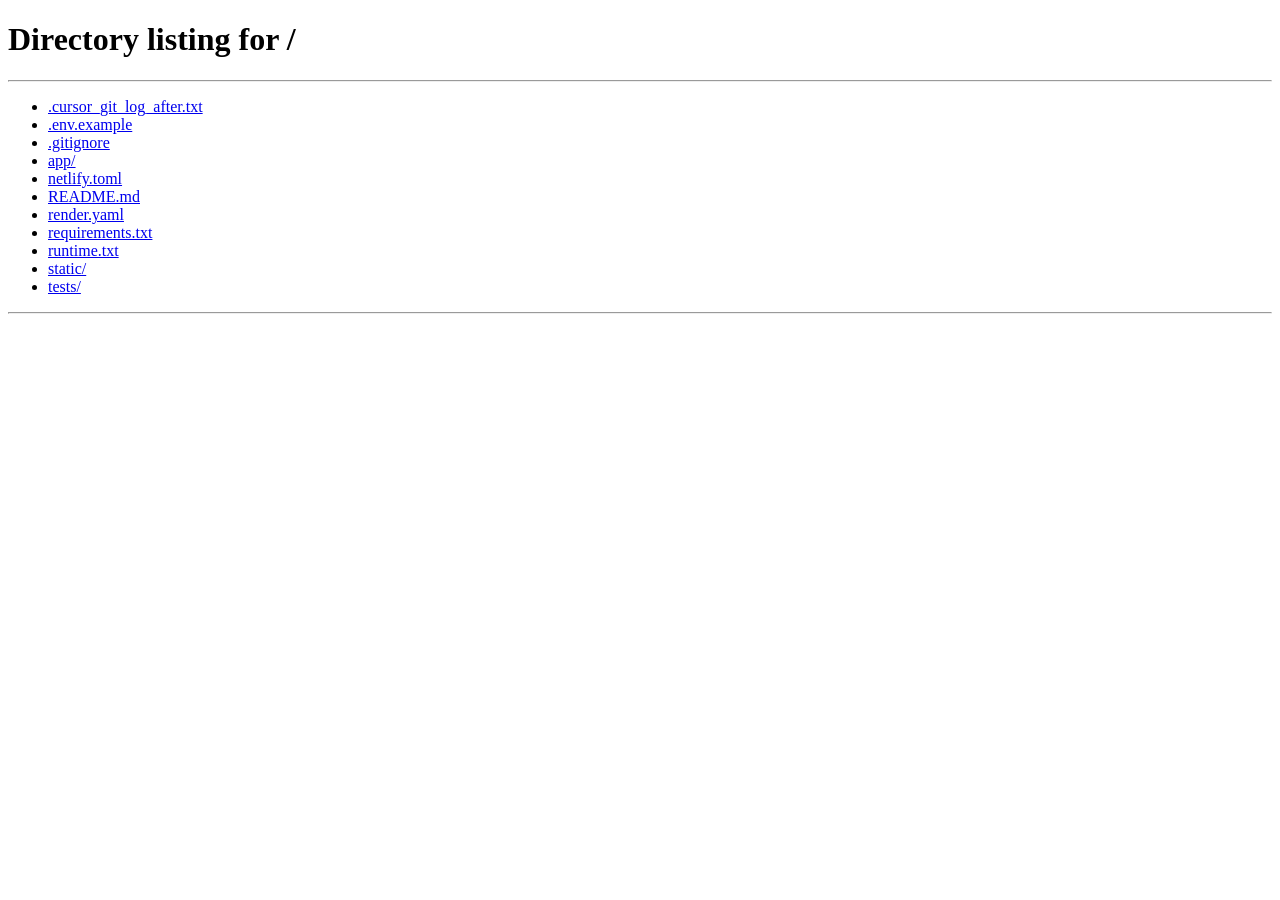
<file: static/viva.html>
<!DOCTYPE html>
<html lang="en">
<head>
  <meta charset="UTF-8"/>
  <meta name="viewport" content="width=device-width, initial-scale=1.0"/>
  <title>UMT · Viva Slots</title>
  <link rel="stylesheet" href="/static/style.css?v=16"/>
  <style>
    .viva-page { max-width: 1200px; margin: 0 auto; padding: 24px; }
    .viva-grid {
      display: flex;
      flex-wrap: wrap;
      gap: 8px;
      margin-top: 12px;
      position: relative;
      z-index: 2; /* ensure slots stay clickable above nearby UI */
    }
    .viva-slot {
      min-width: 110px; padding: 10px 12px; border-radius: 10px; cursor: pointer;
      border: 1px solid var(--border-subtle); background: rgba(255,255,255,0.04);
      font-size: 0.78rem; text-align: center;
    }
    .viva-slot.open { border-color: var(--emerald); color: var(--emerald); }
    .viva-slot.off { opacity: 0.45; border-style: dashed; cursor: default; }
    .viva-slot.locked { border-color: var(--violet); background: rgba(139,92,246,0.12); cursor: default; }
    .viva-slot.lead-clickable:hover { background: rgba(16,185,129,0.12); }
    .viva-slot.draft-slot { opacity: 0.5; border-style: dashed; cursor: default; }
    .viva-form { display: grid; grid-template-columns: repeat(auto-fill, minmax(140px, 1fr)); gap: 10px; }
    .section-tabs { display: flex; flex-wrap: wrap; gap: 8px; margin: 12px 0; }
    .section-tab {
      padding: 6px 14px; border-radius: 20px; border: 1px solid var(--border-subtle);
      background: rgba(255,255,255,0.05); cursor: pointer; font-size: 0.8rem;
    }
    .section-tab.active { background: var(--violet); border-color: var(--violet); color: #fff; }
    .section-pick { max-height: 140px; overflow: auto; padding: 10px; border: 1px solid var(--border-subtle); border-radius: 10px; margin-top: 8px; }
    .section-pick label { display: block; font-size: 0.82rem; margin-bottom: 6px; cursor: pointer; }
    .schedule-table { width: 100%; border-collapse: collapse; font-size: 0.85rem; margin-top: 12px; }
    .schedule-table th, .schedule-table td { padding: 10px; border-bottom: 1px solid var(--border-subtle); text-align: left; vertical-align: top; }
    .tiny { font-size: 0.8rem; color: var(--text-3); }
    .viva-bulk-card {
      border: 2px solid rgba(139,92,246,0.5);
      border-radius: 14px;
      background: linear-gradient(180deg, rgba(139,92,246,0.12), rgba(10,16,40,0.2));
    }
    .viva-bulk-title { margin: 0 0 6px; font-size: 1.05rem; color: var(--violet-light); font-weight: 700; }
    .admin-toolbar {
      display: flex;
      flex-wrap: wrap;
      gap: 8px;
      margin: 10px 0 14px;
      align-items: center;
      position: relative;
      z-index: 1;
    }
    .admin-sheet-tabs { display: flex; gap: 8px; flex-wrap: wrap; margin-bottom: 12px; }
    .admin-sheet-tab {
      padding: 6px 12px; border-radius: 8px; border: 1px solid var(--border-subtle);
      background: rgba(255,255,255,0.04); cursor: pointer; font-size: 0.8rem;
    }
    .admin-sheet-tab.active { background: var(--violet); color: #fff; border-color: var(--violet); }
    .sheet-panel { display: none; }
    .sheet-panel.active { display: block; }
    .confirm-overlay {
      position: fixed; inset: 0; background: rgba(0,0,0,0.55); z-index: 100;
      display: none; align-items: center; justify-content: center; padding: 16px;
    }
    .confirm-overlay.show { display: flex; }
    .confirm-box {
      max-width: 400px; width: 100%; padding: 20px; border-radius: 14px;
      border: 1px solid var(--border-subtle); background: var(--bg-2, #0f172a);
    }
    .team-sheet-card {
      border: 1px solid var(--border-subtle); border-radius: 12px; padding: 12px 14px;
      margin-bottom: 12px; background: rgba(255,255,255,0.03);
    }
    .team-sheet-card h4 { margin: 0 0 8px; font-size: 0.9rem; color: var(--violet-light); }
  </style>
</head>
<body>
<div class="viva-page">
  <div style="display:flex;align-items:center;gap:12px;margin-bottom:16px;flex-wrap:wrap;">
    <button class="btn btn-ghost btn-sm" onclick="history.back()">← Back</button>
    <h1 style="margin:0;font-size:1.1rem;">Viva Slots · <span id="viva-header-label">—</span></h1>
    <span class="nav-badge" id="viva-role-badge">—</span>
  </div>

  <div id="admin-panel" style="display:none">
    <div class="glass viva-bulk-card" style="padding:16px;margin-bottom:16px;">
      <h2 class="viva-bulk-title">All sections — shared slot pool</h2>
      <p class="tiny" style="margin-bottom:10px;">One time grid for all selected sections. If any team books 8:00 AM, that slot closes for every course and section that day.</p>
      <div class="viva-form">
        <select id="v-sprint-num" class="form-input">
          <option value="1">Sprint 1</option><option value="2">Sprint 2</option><option value="3">Sprint 3</option>
          <option value="4">Sprint 4</option><option value="5">Sprint 5</option>
        </select>
        <input id="v-date" class="form-input" type="date" onchange="syncDayFromDate()"/>
        <input id="v-day" class="form-input" placeholder="Day" value="" readonly/>
        <select id="v-duration" class="form-input">
          <option value="20">20 min</option><option value="30" selected>30 min</option>
          <option value="40">40 min</option><option value="50">50 min</option>
          <option value="60">1 hour</option><option value="90">1.5 h</option><option value="120">2 h</option>
        </select>
        <input id="v-start" class="form-input" type="time" value="09:00"/>
        <input id="v-end" class="form-input" type="time" value="17:00"/>
      </div>
      <div class="form-label" style="margin-top:12px;">Sections to include</div>
      <div style="margin:6px 0;display:flex;gap:8px;">
        <button type="button" class="btn btn-ghost btn-sm" onclick="selectAllSections(true)">Select all</button>
        <button type="button" class="btn btn-ghost btn-sm" onclick="selectAllSections(false)">Clear</button>
      </div>
      <div id="section-pick" class="section-pick tiny">Loading sections…</div>
      <div style="margin-top:12px;display:flex;gap:8px;flex-wrap:wrap;">
        <button class="btn btn-primary btn-sm" onclick="generateBulk()">Generate for selected sections</button>
        <button class="btn btn-success btn-sm" onclick="publishBulk()">Publish all in batch</button>
        <button class="btn btn-ghost btn-sm" onclick="generateSingleSection()">This section only</button>
      </div>
      <p class="tiny" style="margin-top:8px;">After generate: use <strong>Open all</strong>, then <strong>Publish</strong>. Delete a sprint to wipe its slots and regenerate.</p>
    </div>

    <div class="glass" style="padding:16px;margin-bottom:16px;">
      <div class="form-label">Slot grid — shared pool (all sections) · <span id="active-section-label">—</span></div>
      <select id="v-sprint-sel" class="form-input" style="max-width:320px;margin:8px 0" onchange="onSprintChange()"></select>
      <div class="admin-toolbar">
        <button type="button" class="btn btn-ghost btn-sm" onclick="setAllSlots('open')">Open all</button>
        <button type="button" class="btn btn-ghost btn-sm" onclick="setAllSlots('off')">Off all</button>
        <button type="button" class="btn btn-success btn-sm" onclick="publishCurrentSprint()">Publish (all sections)</button>
        <button type="button" class="btn btn-ghost btn-sm" style="color:var(--rose,#f43f5e)" onclick="deleteCurrentSprint()">Delete sprint</button>
        <button type="button" class="btn btn-ghost btn-sm" style="color:var(--rose,#f43f5e)" onclick="clearPublished()">Unpublish (day/batch)</button>
      </div>
      <div id="admin-slots" class="viva-grid"></div>
    </div>
    <div class="section-tabs" id="section-tabs" style="display:none"></div>

    <div class="glass" style="padding:16px;">
      <div class="admin-sheet-tabs">
        <button type="button" class="admin-sheet-tab active" onclick="switchSheet('matrix')">Master roster</button>
        <button type="button" class="admin-sheet-tab" onclick="switchSheet('master')">Booked only</button>
        <button type="button" class="admin-sheet-tab" onclick="switchSheet('daily')">Day roster</button>
        <button type="button" class="admin-sheet-tab" onclick="switchSheet('dailyall')">Day slots (all)</button>
        <button type="button" class="admin-sheet-tab" onclick="switchSheet('label')">Sprint roster</button>
        <button type="button" class="admin-sheet-tab" onclick="switchSheet('teams')">Team sheets</button>
      </div>
      <div id="sheet-matrix" class="sheet-panel active" style="max-height:420px;overflow:auto">
        <table class="schedule-table"><thead><tr><th>Date</th><th>Time Slot</th><th>Course</th><th>Section Name</th><th>Team Lead Name</th><th>Booking Status</th></tr></thead><tbody id="roster-matrix-body"></tbody></table>
      </div>
      <div id="sheet-master" class="sheet-panel">
        <table class="schedule-table"><thead><tr><th>Date</th><th>Sprint</th><th>Course</th><th>Section</th><th>Team</th><th>Lead</th><th>Time</th><th>Members</th></tr></thead><tbody id="schedule-all-body"></tbody></table>
      </div>
      <div id="sheet-daily" class="sheet-panel"><table class="schedule-table"><thead><tr><th>Sprint</th><th>Course</th><th>Section</th><th>Team</th><th>Lead</th><th>Time</th><th>Members</th></tr></thead><tbody id="roster-daily-body"></tbody></table></div>
      <div id="sheet-dailyall" class="sheet-panel" style="max-height:420px;overflow:auto">
        <table class="schedule-table"><thead><tr><th>Sprint</th><th>Time</th><th>Course</th><th>Section</th><th>Status</th><th>Team</th><th>Lead</th><th>Note</th></tr></thead><tbody id="roster-dailyall-body"></tbody></table>
      </div>
      <div id="sheet-label" class="sheet-panel"><table class="schedule-table"><thead><tr><th>Date</th><th>Day</th><th>Team</th><th>Lead</th><th>Time</th><th>Members</th></tr></thead><tbody id="roster-label-body"></tbody></table></div>

      <div id="sheet-teams" class="sheet-panel" style="max-height:420px;overflow:auto">
        <div id="team-sheets-wrap"></div>
      </div>
    </div>
  </div>

  <div id="lead-panel" style="display:none">
    <div class="glass" style="padding:16px;">
      <p class="tiny">Pick one open slot for <strong>this course/section only</strong>. The time grid may be shared, but your booking applies to your team here. One slot per sprint number for your team.</p>
      <p id="lead-context" style="font-size:0.88rem;color:var(--text-2);margin:8px 0;"></p>
      <select id="v-lead-sprint" class="form-input" style="max-width:280px;margin:8px 0" onchange="loadSlots()"></select>
      <div id="lead-slots" class="viva-grid"></div>
      <div id="my-claim" style="margin-top:12px;font-size:0.85rem;color:var(--text-2);"></div>
    </div>
  </div>
</div>
<div id="claim-confirm" class="confirm-overlay">
  <div class="confirm-box glass">
    <div style="font-weight:700;margin-bottom:8px">Confirm viva slot</div>
    <p id="claim-confirm-text" class="tiny" style="margin-bottom:14px">Are you sure you want to book this viva slot for your team? This action cannot be undone without Admin approval.</p>
    <p id="claim-confirm-time" class="tiny" style="margin-bottom:14px;color:var(--violet-light)"></p>
    <div style="display:flex;gap:10px">
      <button type="button" class="btn btn-primary btn-sm" onclick="confirmClaim()">Yes, book this slot</button>
      <button type="button" class="btn btn-ghost btn-sm" onclick="cancelClaim()">Cancel</button>
    </div>
  </div>
</div>
<div id="toast-container"></div>
<script src="/static/config.js"></script>
<script src="/static/api-runtime.js"></script>
<script>
  function initTheme() {
    document.documentElement.setAttribute('data-theme', localStorage.getItem('theme') || 'dark');
  }
  function toast(type, title, msg) {
    var el = document.createElement('div');
    el.className = 'toast ' + type;
    el.innerHTML = '<span class="toast-icon">!</span><div class="toast-body"><div class="toast-title">' + title + '</div><div class="toast-msg">' + msg + '</div></div>';
    document.getElementById('toast-container').appendChild(el);
    setTimeout(function() { el.remove(); }, 3500);
  }
  initTheme();
  var token = localStorage.getItem('token');
  var params = new URLSearchParams(location.search);
  var urlSectionId = parseInt(params.get('section_id') || '0', 10);
  var role = localStorage.getItem('role') || 'member';
  var userId = parseInt(localStorage.getItem('user_id') || '0', 10);
  var activeSectionId = urlSectionId || 0;
  var batchKey = params.get('batch_key') || sessionStorage.getItem('viva_batch_key') || '';
  var sectionSprints = {};
  var coursesData = [];
  var currentSprintId = null;
  var adminSprintList = [];

  if (!token) location.href = '/';
  if (role !== 'admin' && role !== 'lead') location.href = '/';
  if (role === 'lead' && !urlSectionId) location.href = '/lead';

  (function setDefaultVivaDate() {
    var d = document.getElementById('v-date');
    if (d && !d.value) {
      var t = new Date();
      d.value = t.getFullYear() + '-' + String(t.getMonth() + 1).padStart(2, '0') + '-' + String(t.getDate()).padStart(2, '0');
    }
  })();

  function syncDayFromDate() {
    var d = document.getElementById('v-date');
    var day = document.getElementById('v-day');
    if (!d || !day) return;
    if (!d.value) { day.value = ''; return; }
    var dt = new Date(d.value + 'T00:00:00');
    if (!isFinite(dt.getTime())) { day.value = ''; return; }
    day.value = dt.toLocaleDateString([], { weekday: 'long' });
  }
  window.syncDayFromDate = syncDayFromDate;
  syncDayFromDate();

  document.getElementById('viva-role-badge').textContent = role === 'admin' ? 'Admin' : 'Lead';
  document.getElementById('admin-panel').style.display = role === 'admin' ? '' : 'none';
  document.getElementById('lead-panel').style.display = role === 'admin' ? 'none' : '';

  function apiErrorDetail(data) {
    if (typeof data.detail === 'string') return data.detail;
    if (Array.isArray(data.detail)) {
      return data.detail.map(function(d) {
        if (typeof d === 'string') return d;
        if (d && d.msg) return d.msg;
        return JSON.stringify(d);
      }).join('; ');
    }
    if (data.detail && typeof data.detail === 'object' && data.detail.msg) return data.detail.msg;
    return 'Request failed';
  }

  async function api(path, opts) {
    opts = opts || {};
    var res = await fetch(window.__portalApiUrl(path), {
      method: opts.method || 'GET',
      body: opts.body,
      headers: { Authorization: 'Bearer ' + token, 'Content-Type': 'application/json' },
    });
    var data = await res.json().catch(function() { return {}; });
    if (!res.ok) throw new Error(apiErrorDetail(data));
    return data;
  }

  var lastSlotsData = [];
  var pendingClaimSlotId = null;

  function rosterMembersHtml(roster) {
    return (roster || []).map(function(m) {
      return esc(m.name) + ' (' + esc(m.role) + (m.student_id ? ' · ' + esc(m.student_id) : '') + ')';
    }).join('<br>');
  }

  window.switchSheet = function(name) {
    var names = ['matrix', 'master', 'daily', 'dailyall', 'label', 'teams'];
    document.querySelectorAll('.admin-sheet-tab').forEach(function(btn, i) {
      btn.classList.toggle('active', names[i] === name);
    });
    document.querySelectorAll('.sheet-panel').forEach(function(p) { p.classList.remove('active'); });
    var el = document.getElementById('sheet-' + name);
    if (el) el.classList.add('active');
    if (name === 'matrix') loadRosterMatrix();
    if (name === 'daily') loadRosterDaily();
    if (name === 'dailyall') loadRosterDailyAll();
    if (name === 'label') loadRosterLabel();
    if (name === 'teams') loadTeamSheets();
  };

  async function setAllSlots(status) {
    var sel = document.getElementById('v-sprint-sel');
    if (!sel || !sel.value) return toast('warning', 'Sprint', 'Select a sprint first.');
    await api('/api/viva/set-all-status', { method: 'PUT', body: JSON.stringify({ sprint_id: parseInt(sel.value, 10), status: status }) });
    toast('success', 'Updated', 'All non-locked slots set to ' + status + '.');
    await loadSlots();
  }
  window.setAllSlots = setAllSlots;

  async function publishCurrentSprint() {
    var sel = document.getElementById('v-sprint-sel');
    if (!sel || !sel.value) return;
    try {
      if (batchKey) {
        await api('/api/viva/publish-bulk', { method: 'POST', body: JSON.stringify({ batch_key: batchKey }) });
      } else {
        await api('/api/viva/publish', { method: 'POST', body: JSON.stringify({ sprint_id: parseInt(sel.value, 10) }) });
      }
      toast('success', 'Published ✓', 'Slots published for ALL courses & sections. Leads can now select.');
    } catch (e) {
      toast('error', 'Publish failed', e.message);
      return;
    }
    await loadSprintsForSection();
    await refreshAllSheets();
  }
  window.publishCurrentSprint = publishCurrentSprint;

  async function deleteCurrentSprint() {
    var sel = document.getElementById('v-sprint-sel');
    if (!sel || !sel.value) return;
    if (!confirm('Delete this sprint and ALL its slots? Locked bookings will be erased. This cannot be undone.')) return;
    await api('/api/viva/sprint/' + sel.value, { method: 'DELETE' });
    toast('info', 'Deleted', 'Sprint removed. Generate again when ready.');
    currentSprintId = null;
    await loadSprintsForSection();
    await refreshAllSheets();
  }
  window.deleteCurrentSprint = deleteCurrentSprint;

  function getSelectedAdminSprint() {
    var sel = document.getElementById('v-sprint-sel');
    if (!sel || !sel.value) return null;
    return adminSprintList.find(function(s) { return String(s.id) === String(sel.value); }) || null;
  }

  function adminSheetQuery() {
    var sp = getSelectedAdminSprint();
    if (!sp) return '';
    var q = '?sprint_id=' + sp.id + '&slot_date=' + encodeURIComponent(sp.slot_date);
    if (sp.batch_key) q += '&batch_key=' + encodeURIComponent(sp.batch_key);
    return q;
  }

  async function loadRosterMatrix() {
    var el = document.getElementById('roster-matrix-body');
    if (!el) return;
    var q = adminSheetQuery();
    if (!q) { el.innerHTML = '<tr><td colspan="5" class="tiny">Select a sprint above</td></tr>'; return; }
    var data = await api('/api/viva/roster/matrix' + q);
    el.innerHTML = (data.rows || []).map(function(r) {
      return '<tr><td>' + esc(r.slot_date) + '</td><td>' + fmtTime(r.slot_start) + '–' + fmtTime(r.slot_end) + '</td><td>' + esc(r.course_name) + '</td><td>' + esc(r.section_name) + '</td><td>' + esc(r.lead_name) + '</td><td>' + esc(r.booking_status) + '</td></tr>';
    }).join('') || '<tr><td colspan="6" class="tiny">No slots</td></tr>';
  }

  async function clearPublished() {
    var body = {};
    if (batchKey) body.batch_key = batchKey;
    else if (document.getElementById('v-date').value) body.slot_date = document.getElementById('v-date').value;
    else return toast('warning', 'Unpublish', 'Set batch (generate) or date first.');
    if (!confirm('Unpublish all sprints for this day/batch? Slots remain but leads cannot select them until re-published.')) return;
    await api('/api/viva/clear-published', { method: 'POST', body: JSON.stringify(body) });
    toast('info', 'Unpublished', 'Sprints unpublished. Leads can see them but cannot select slots.');
    await loadSprintsForSection();
    await refreshAllSheets();
  }
  window.clearPublished = clearPublished;

  async function loadTeamSheets() {
    var wrap = document.getElementById('team-sheets-wrap');
    if (!wrap) return;
    var q = adminSheetQuery();
    if (!q) { wrap.innerHTML = '<p class="tiny">Select a sprint above</p>'; return; }
    var data = await api('/api/viva/roster/team-sheets' + q);
    wrap.innerHTML = (data.sheets || []).map(function(s) {
      var bookings = (s.bookings || []).map(function(b) {
        return '<li class="tiny">' + esc(b.sprint_label || ('Sprint ' + b.sprint_number)) + ' · ' + esc(b.slot_date) + ' · ' + fmtTime(b.slot_start) + '–' + fmtTime(b.slot_end) + '</li>';
      }).join('');
      return '<div class="team-sheet-card"><h4>' + esc(s.team_name) + ' · ' + esc(s.course_name) + ' · ' + esc(s.section_name) + '</h4>'
        + '<p class="tiny"><strong>Lead:</strong> ' + esc(s.lead_name) + '</p><p class="tiny"><strong>Members</strong></p>'
        + '<div class="tiny">' + rosterMembersHtml(s.roster) + '</div>'
        + '<p class="tiny" style="margin-top:8px"><strong>Bookings</strong></p><ul style="margin:0;padding-left:18px">' + (bookings || '<li class="tiny">—</li>') + '</ul></div>';
    }).join('') || '<p class="tiny">No team bookings yet</p>';
  }

  async function refreshAllSheets() {
    await loadRosterMatrix();
    await loadScheduleAll();
    await loadRosterDaily();
    await loadRosterDailyAll();
    await loadRosterLabel();
    await loadTeamSheets();
  }

  async function loadRosterDaily() {
    var el = document.getElementById('roster-daily-body');
    if (!el) return;
    var q = adminSheetQuery();
    if (!q) { el.innerHTML = '<tr><td colspan="7" class="tiny">Select a sprint above</td></tr>'; return; }
    var data = await api('/api/viva/roster/daily' + q);
    el.innerHTML = (data.rows || []).map(function(r) {
      return '<tr><td>' + esc(r.sprint_label) + '</td><td>' + esc(r.course_name) + '</td><td>' + esc(r.section_name) + '</td><td>' + esc(r.team_name) + '</td><td>' + esc(r.lead_name) + '</td><td>' + fmtTime(r.slot_start) + '–' + fmtTime(r.slot_end) + '</td><td>' + rosterMembersHtml(r.roster) + '</td></tr>';
    }).join('') || '<tr><td colspan="7" class="tiny">No bookings</td></tr>';
  }

  async function loadRosterDailyAll() {
    var el = document.getElementById('roster-dailyall-body');
    if (!el) return;
    var q = adminSheetQuery();
    if (!q) { el.innerHTML = '<tr><td colspan="8" class="tiny">Select a sprint above</td></tr>'; return; }
    var data = await api('/api/viva/roster/daily-all' + q);
    el.innerHTML = (data.rows || []).map(function(r) {
      var sprint = esc(r.sprint_label || ('Sprint ' + r.sprint_number));
      var time = fmtTime(r.slot_start) + '–' + fmtTime(r.slot_end);
      return '<tr><td>' + sprint + '</td><td>' + time + '</td><td>' + esc(r.course_name) + '</td><td>' + esc(r.section_name) + '</td><td>' + esc(r.booking_status) + '</td><td>' + esc(r.team_name) + '</td><td>' + esc(r.lead_name) + '</td><td>' + esc(r.note || '') + '</td></tr>';
    }).join('') || '<tr><td colspan="8" class="tiny">No slots</td></tr>';
  }

  async function loadRosterLabel() {
    var el = document.getElementById('roster-label-body');
    if (!el) return;
    var sp = getSelectedAdminSprint();
    if (!sp) {
      el.innerHTML = '<tr><td colspan="6" class="tiny">Select a sprint above</td></tr>';
      return;
    }
    var data = await api('/api/viva/roster/sprint-label?sprint_id=' + sp.id);
    el.innerHTML = (data.rows || []).map(function(r) {
      return '<tr><td>' + esc(r.slot_date) + '</td><td>' + esc(r.day) + '</td><td>' + esc(r.team_name) + '</td><td>' + esc(r.lead_name) + '</td><td>' + fmtTime(r.slot_start) + '–' + fmtTime(r.slot_end) + '</td><td>' + rosterMembersHtml(r.roster) + '</td></tr>';
    }).join('') || '<tr><td colspan="6" class="tiny">No bookings for this sprint name</td></tr>';
  }
  function cancelClaim() {
    pendingClaimSlotId = null;
    document.getElementById('claim-confirm').classList.remove('show');
  }
  window.cancelClaim = cancelClaim;

  async function confirmClaim() {
    if (!pendingClaimSlotId) return cancelClaim();
    var id = pendingClaimSlotId;
    cancelClaim();
    try {
      await api('/api/viva/claim', { method: 'POST', body: JSON.stringify({ slot_id: id, section_id: urlSectionId || activeSectionId || null }) });
      toast('success', 'Claimed', 'Slot locked for your team.');
      await loadSlots();
    } catch (e) { toast('error', 'Claim failed', e.message); }
  }
  window.confirmClaim = confirmClaim;

  function fmtTime(iso) {
    return new Date(iso).toLocaleTimeString([], { hour: '2-digit', minute: '2-digit' });
  }

  function timeUntil(iso) {
    var ms = new Date(iso).getTime() - Date.now();
    if (!isFinite(ms)) return '';
    if (ms <= 0) return 'started';
    var m = Math.floor(ms / 60000);
    var h = Math.floor(m / 60);
    var mm = m % 60;
    var d = Math.floor(h / 24);
    var hh = h % 24;
    if (d > 0) return 'in ' + d + 'd ' + hh + 'h';
    if (h > 0) return 'in ' + h + 'h ' + mm + 'm';
    return 'in ' + mm + 'm';
  }

  function esc(s) { return String(s || '').replace(/&/g,'&amp;').replace(/</g,'&lt;'); }

  async function loadAdminCourses() {
    coursesData = await api('/api/admin/courses');
    var html = '';
    coursesData.forEach(function(c) {
      html += '<div style="margin-bottom:8px;font-weight:600;">' + esc(c.name) + '</div>';
      (c.sections || []).forEach(function(s) {
        var checked = urlSectionId ? (s.id === urlSectionId ? ' checked' : '') : ' checked';
        html += '<label><input type="checkbox" class="viva-sec-cb" value="' + s.id + '" data-course="' + esc(c.name) + '" data-section="' + esc(s.name) + '"' + checked + '> ' + esc(c.name) + ' · ' + esc(s.name) + '</label>';
      });
    });
    document.getElementById('section-pick').innerHTML = html || '<span class="tiny">No sections</span>';
    if (!activeSectionId) {
      var first = document.querySelector('.viva-sec-cb:checked') || document.querySelector('.viva-sec-cb');
      if (first) activeSectionId = parseInt(first.value, 10);
    }
    renderSectionTabs();
  }

  window.selectAllSections = function(on) {
    document.querySelectorAll('.viva-sec-cb').forEach(function(el) { el.checked = !!on; });
  };

  function selectedSectionIds() {
    return Array.from(document.querySelectorAll('.viva-sec-cb:checked')).map(function(el) { return parseInt(el.value, 10); });
  }

  function renderSectionTabs() {
    if (role !== 'admin') return;
    var ids = Object.keys(sectionSprints);
    if (!ids.length) {
      selectedSectionIds().forEach(function(sid) {
        sectionSprints[sid] = sectionSprints[sid] || { sprint_id: null, section_name: '', course_name: '' };
        ids.push(String(sid));
      });
    }
    ids = Object.keys(sectionSprints);
    if (!ids.length) return;
    if (!activeSectionId && ids.length) activeSectionId = parseInt(ids[0], 10);
    var secCount = ids.length;
    document.getElementById('active-section-label').textContent = secCount > 1
      ? secCount + ' sections linked'
      : (sectionSprints[activeSectionId] ? sectionSprints[activeSectionId].course_name + ' · ' + sectionSprints[activeSectionId].section_name : '—');
  }

  window.switchSection = function(sid) {
    activeSectionId = sid;
    renderSectionTabs();
    loadSprintsForSection();
  };

  async function generateBulk() {
    var ids = selectedSectionIds();
    if (!ids.length) return toast('warning', 'Sections', 'Select at least one section.');
    var body = buildFormBody();
    body.section_ids = ids;
    try {
      var data = await api('/api/viva/generate-bulk', { method: 'POST', body: JSON.stringify(body) });
      batchKey = data.batch_key;
      sessionStorage.setItem('viva_batch_key', batchKey);
      syncDayFromDate();
      sectionSprints = {};
      data.sections.forEach(function(s) {
        sectionSprints[s.section_id] = { sprint_id: s.sprint_id, section_name: s.section_name, course_name: s.course_name };
      });
      activeSectionId = data.sections[0].section_id;
      toast('success', 'Generated', 'Shared pool for ' + data.sections.length + ' section(s) · Sprint ' + data.sprint_number + '.');
      renderSectionTabs();
      await loadSprintsForSection();
      await refreshAllSheets();
    } catch (e) {
      toast('error', 'Generate failed', e.message);
    }
  }

  async function publishBulk() {
    if (!batchKey) return toast('warning', 'Batch', 'Generate a multi-section batch first.');
    try {
      await api('/api/viva/publish-bulk', { method: 'POST', body: JSON.stringify({ batch_key: batchKey }) });
      toast('success', 'Published ✓', 'Slots published for ALL courses & sections. Leads can now select.');
    } catch (e) {
      toast('error', 'Publish failed', e.message);
      return;
    }
    await loadSprintsForSection();
    await refreshAllSheets();
  }

  function sprintNum() {
    return parseInt(document.getElementById('v-sprint-num').value, 10) || 1;
  }

  function buildFormBody() {
    var n = sprintNum();
    return {
      sprint_number: n,
      sprint_label: 'Sprint ' + n,
      day: (document.getElementById('v-day').value || '').trim() || (new Date(document.getElementById('v-date').value + 'T00:00:00').toLocaleDateString([], { weekday: 'long' })),
      slot_date: document.getElementById('v-date').value,
      duration_minutes: parseInt(document.getElementById('v-duration').value, 10),
      start_time: document.getElementById('v-start').value.slice(0, 5),
      end_time: document.getElementById('v-end').value.slice(0, 5),
    };
  }

  async function generateSingleSection() {
    if (!activeSectionId) return toast('warning', 'Section', 'Select a section tab or open from a section.');
    var body = buildFormBody();
    body.section_id = activeSectionId;
    if (!body.slot_date) return toast('error', 'Date', 'Pick a date.');
    try {
      var data = await api('/api/viva/generate', { method: 'POST', body: JSON.stringify(body) });
      sectionSprints[activeSectionId] = sectionSprints[activeSectionId] || {};
      sectionSprints[activeSectionId].sprint_id = data.sprint_id;
      if (data.batch_key) { batchKey = data.batch_key; sessionStorage.setItem('viva_batch_key', batchKey); }
      toast('success', 'Generated', data.slot_count + ' slots.');
      await loadSprintsForSection();
    } catch (e) {
      toast('error', 'Generate failed', e.message);
    }
  }

  async function loadSprintsForSection() {
    if (!activeSectionId) return;
    var list = await api('/api/viva/sprints?section_id=' + activeSectionId);
    adminSprintList = list;
    var sel = document.getElementById('v-sprint-sel');
    sel.innerHTML = list.length
      ? list.map(function(s) { return '<option value="' + s.id + '">' + s.sprint_label + ' · ' + s.slot_date + ' (' + (s.day || '') + ')' + (s.published ? '' : ' draft') + '</option>'; }).join('')
      : '<option value="">No sprints</option>';
    if (list.length) {
      var prefer = sectionSprints[activeSectionId] && sectionSprints[activeSectionId].sprint_id;
      sel.value = String(prefer || list[0].id);
      if (prefer) sel.value = String(prefer);
      else sel.value = String(list[0].id);
      if (list[0].batch_key) { batchKey = list[0].batch_key; sessionStorage.setItem('viva_batch_key', batchKey); }
    }
    var secCount = Object.keys(sectionSprints).length;
    var spSel = getSelectedAdminSprint();
    if (spSel && spSel.is_shared_pool) {
      document.getElementById('active-section-label').textContent =
        secCount > 1 ? secCount + ' sections · shared pool' : 'All sections · shared pool';
    } else {
      document.getElementById('active-section-label').textContent = secCount > 1
        ? secCount + ' sections linked'
        : (sectionSprints[activeSectionId] ? sectionSprints[activeSectionId].course_name + ' · ' + sectionSprints[activeSectionId].section_name : '');
    }
    await loadSlots();
    await refreshAllSheets();
  }

  function onSprintChange() {
    var sp = getSelectedAdminSprint();
    if (sp && sp.batch_key) {
      batchKey = sp.batch_key;
      sessionStorage.setItem('viva_batch_key', batchKey);
    }
    loadSlots();
    refreshAllSheets();
  }

  async function loadSlots() {
    var sel = document.getElementById(role === 'admin' ? 'v-sprint-sel' : 'v-lead-sprint');
    if (!sel || !sel.value) return;
    var data = await api('/api/viva/slots?section_id=' + (role === 'admin' ? activeSectionId : urlSectionId) + '&sprint_id=' + sel.value);
    if (data.sprint) {
      currentSprintId = data.sprint.id;
      var hdr = (data.sprint.course_name || '') + (data.sprint.section_name ? ' · ' + data.sprint.section_name : '');
      if (role === 'admin') {
        var secCount = Object.keys(sectionSprints).length;
        if (data.sprint.is_shared_pool) {
          document.getElementById('viva-header-label').textContent =
            'Shared Pool · ' + data.sprint.sprint_label + ' · ' + data.sprint.slot_date;
          document.getElementById('active-section-label').textContent =
            secCount > 1 ? secCount + ' sections · shared pool' : 'All sections · shared pool';
        } else {
          document.getElementById('viva-header-label').textContent = secCount > 1
            ? 'Shared Pool · ' + data.sprint.sprint_label + ' · ' + data.sprint.slot_date
            : hdr + ' · ' + data.sprint.slot_date;
        }
      } else {
        document.getElementById('viva-header-label').textContent = hdr;
        document.getElementById('lead-context').textContent = hdr + ' · ' + data.sprint.slot_date + (!data.sprint.published ? ' (upcoming)' : '');
      }
    }
    lastSlotsData = data.slots || [];
    var container = document.getElementById(role === 'admin' ? 'admin-slots' : 'lead-slots');
    container.innerHTML = (data.slots || []).map(function(s) {
      var label = fmtTime(s.start_at) + '–' + fmtTime(s.end_at);
      if (role === 'admin') {
        var rem = '<br><small style="color:var(--text-3)">' + esc(timeUntil(s.start_at)) + '</small>';
        var sub = s.status === 'locked' ? '<br><small>' + esc(s.lead_name) + ' · ' + esc(s.team_name) + ' · ' + esc(s.course_name || '') + ' ' + esc(s.section_name || '') + '</small>' : '';
        var note = s.note ? '<br><small style="color:var(--accent);font-weight:500">📝 ' + esc(s.note) + '</small>' : '';
        var reset = s.status === 'locked' ? '<button class="btn btn-ghost btn-sm" style="margin-top:4px;font-size:0.65rem" onclick="event.stopPropagation();resetSlot(' + s.id + ')">Reset</button>' : '';
        var noteBtn = '<button class="btn btn-ghost btn-sm" style="margin-top:2px;font-size:0.65rem;position:relative;z-index:2" onclick="event.stopPropagation();event.preventDefault();setSlotNote(' + s.id + ')">📝 Note</button>';
        return '<div class="viva-slot ' + s.status + '" onclick="adminToggle(' + s.id + ',\'' + s.status + '\')">' + label + rem + sub + note + '<br>' + noteBtn + reset + '</div>';
      }
      var isPublished = data.sprint && data.sprint.published;
      var clickable = s.status === 'open' && isPublished;
      var mine = s.is_mine || (s.claimed_by_lead_id === userId);
      var rem = '<br><small style="color:var(--text-3)">' + esc(timeUntil(s.start_at)) + '</small>';
      var note = s.note ? '<br><small style="color:var(--accent);font-weight:500">📝 ' + esc(s.note) + '</small>' : '';
      var secInfo = (s.status === 'locked' && s.course_name) ? '<br><small style="color:var(--text-3)">' + esc(s.course_name) + ' · ' + esc(s.section_name || '') + '</small>' : '';
      var by = (s.status === 'locked' && !mine) ? ('<br><small>Selected by ' + esc(s.lead_name || '—') + ' · ' + esc(s.team_name || '—') + '</small>') : '';
      var mineLabel = mine ? '<br><small style="color:var(--emerald);font-weight:500">✓ Yours · ' + esc(s.team_name || '') + '</small>' : '';
      var unavail = s.status === 'off' ? '<br><small style="color:var(--rose,#f43f5e)">🚫 Unavailable</small>' : '';
      var draft = (!isPublished && s.status !== 'off') ? '<br><small style="color:var(--text-3);font-style:italic">⏳ Not yet published</small>' : '';
      var cls = s.status + (clickable ? ' lead-clickable' : '') + (!isPublished && s.status !== 'off' ? ' draft-slot' : '');
      return '<div class="viva-slot ' + cls + '"' + (clickable ? ' onclick="claimSlot(' + s.id + ')"' : '') + '>' + label + rem + note + unavail + draft + secInfo + (mineLabel || by) + '</div>';
    }).join('') || '<span class="tiny">No slots</span>';

    if (role !== 'admin') {
      var mine = (data.slots || []).find(function(s) { return s.is_mine || s.claimed_by_lead_id === userId; });
      document.getElementById('my-claim').textContent = mine
        ? 'Your slot: ' + fmtTime(mine.start_at) + ' – ' + fmtTime(mine.end_at) + ' (' + (mine.course_name || '') + ' · ' + (mine.section_name || '') + ' · ' + (mine.team_name || '') + ')'
        : 'No slot claimed yet.';
    }
  }

  async function loadScheduleAll() {
    if (role !== 'admin') return;
    var q = adminSheetQuery();
    if (!q) return;
    var data = await api('/api/viva/schedule-all' + q);
    document.getElementById('schedule-all-body').innerHTML = (data.rows || []).map(function(r) {
      return '<tr><td>' + esc(r.slot_date) + '</td><td>' + esc(r.sprint_label) + '</td><td>' + esc(r.course_name) + '</td><td>' + esc(r.section_name) + '</td><td>' + esc(r.team_name) + '</td><td>' + esc(r.lead_name) + '</td><td>' + fmtTime(r.slot_start) + '–' + fmtTime(r.slot_end) + '</td><td>' + rosterMembersHtml(r.roster) + '</td></tr>';
    }).join('') || '<tr><td colspan="8" class="tiny">No locked slots yet</td></tr>';
  }

  async function loadLeadSprints() {
    var list = await api('/api/viva/sprints?section_id=' + urlSectionId);
    var sel = document.getElementById('v-lead-sprint');
    sel.innerHTML = list.length
      ? list.map(function(s) {
          var tag = s.team_has_slot ? ' ✓ booked' : (s.blocked_reason ? ' 🔒' : '');
          var draft = !s.published ? ' (upcoming)' : '';
          return '<option value="' + s.id + '">' + s.sprint_label + ' · ' + s.slot_date + ' (' + (s.day || '') + ')' + tag + draft + '</option>';
        }).join('')
      : '<option value="">No viva sprints yet</option>';
    if (list.length) { sel.value = String(list[0].id); await loadSlots(); }
  }

  async function adminToggle(slotId, status) {
    if (status === 'locked') return;
    var next = status === 'open' ? 'off' : 'open';
    try {
      await api('/api/viva/toggle-status', { method: 'PUT', body: JSON.stringify({ slot_id: slotId, status: next }) });
      await loadSlots();
    } catch (e) { toast('error', 'Toggle failed', e.message); }
  }

  async function resetSlot(slotId) {
    await api('/api/viva/reset', { method: 'PUT', body: JSON.stringify({ slot_id: slotId }) });
    toast('info', 'Reset', 'Slot reopened.');
    await loadSlots();
    await refreshAllSheets();
  }

  async function setSlotNote(slotId) {
    var slot = (lastSlotsData || []).find(function(s) { return s.id === slotId; });
    var cur = slot && slot.note ? String(slot.note) : '';
    var note = prompt('Slot note (break/meeting etc). Leave empty to clear.', cur);
    if (note === null) return;
    await api('/api/viva/slot-note', { method: 'PUT', body: JSON.stringify({ slot_id: slotId, note: note }) });
    toast('success', 'Saved', 'Note updated.');
    await loadSlots();
  }
  window.setSlotNote = setSlotNote;

  async function claimSlot(slotId) {
    var slot = (lastSlotsData || []).find(function(s) { return s.id === slotId; });
    if (!slot || slot.status !== 'open') return;
    pendingClaimSlotId = slotId;
    document.getElementById('claim-confirm-time').textContent =
      fmtTime(slot.start_at) + ' – ' + fmtTime(slot.end_at);
    document.getElementById('claim-confirm').classList.add('show');
  }
  window.claimSlot = claimSlot;
  window.resetSlot = resetSlot;
  window.adminToggle = adminToggle;
  window.generateBulk = generateBulk;
  window.publishBulk = publishBulk;
  window.generateSingleSection = generateSingleSection;
  window.onSprintChange = onSprintChange;

  (async function init() {
    try {
      if (role === 'admin') {
        await loadAdminCourses();
        if (urlSectionId) activeSectionId = urlSectionId;
        if (activeSectionId) await loadSprintsForSection();
        else if (batchKey || document.getElementById('v-date').value) await refreshAllSheets();
      } else {
        await loadLeadSprints();
      }
    } catch (e) { toast('error', 'Load failed', e.message); }
  })();
</script>
</body>
</html>
</file>
<file: static/style.css>
@import url('https://fonts.googleapis.com/css2?family=Plus+Jakarta+Sans:wght@400;500;600;700&family=JetBrains+Mono:wght@400;500;700&display=swap');

/* ── Design Tokens ───────────────────────────────────────────────────────── */
:root {
  --bg-0: #13131b;
  --bg-1: #1b1b23;
  --bg-2: #1f1f27;
  --bg-card: rgba(31, 31, 39, 0.68);
  --bg-card-hover: rgba(52, 52, 61, 0.56);

  --violet: #c1c1ff;
  --violet-light: #e1e0ff;
  --violet-dim: rgba(193, 193, 255, 0.16);
  --amber: #ffb95f;
  --amber-dim: rgba(255, 185, 95, 0.17);
  --emerald: #69d6a3;
  --emerald-dim: rgba(105, 214, 163, 0.16);
  --red: #ffb4ab;
  --red-dim: rgba(255, 180, 171, 0.14);

  --text-1: #e4e1ed;
  --text-2: #c7c4d7;
  --text-3: #908fa0;

  --border: rgba(193, 193, 255, 0.35);
  --border-subtle: rgba(144, 143, 160, 0.3);

  --radius: 16px;
  --radius-sm: 10px;
  --shadow: 0 8px 32px rgba(0,0,0,0.5);
  --glow-violet: 0 0 40px rgba(124,58,237,0.25);
  --glow-amber: 0 0 40px rgba(245,158,11,0.2);
}

/* ── Reset ───────────────────────────────────────────────────────────────── */
*, *::before, *::after { box-sizing: border-box; margin: 0; padding: 0; }
html { scroll-behavior: smooth; }
body {
  font-family: 'Plus Jakarta Sans', sans-serif;
  background: var(--bg-0);
  color: var(--text-1);
  min-height: 100vh;
  overflow-x: hidden;
}
h1, h2, h3, h4 { font-family: 'Plus Jakarta Sans', sans-serif; }

/* ── Animated Background ─────────────────────────────────────────────────── */
.bg-anim {
  position: fixed; inset: 0; z-index: 0; pointer-events: none;
  overflow: hidden;
}
.orb {
  position: absolute;
  border-radius: 50%;
  filter: blur(80px);
  animation: float 10s ease-in-out infinite;
}
.orb-1 { width: 600px; height: 600px; background: rgba(124,58,237,0.12); top: -200px; left: -150px; animation-delay: 0s; }
.orb-2 { width: 400px; height: 400px; background: rgba(245,158,11,0.08); top: 50%; right: -100px; animation-delay: -4s; }
.orb-3 { width: 300px; height: 300px; background: rgba(16,185,129,0.06); bottom: -100px; left: 40%; animation-delay: -7s; }
@keyframes float {
  0%, 100% { transform: translateY(0) scale(1); }
  50% { transform: translateY(-40px) scale(1.05); }
}

/* ── Layout ──────────────────────────────────────────────────────────────── */
.page-wrapper { position: relative; z-index: 1; min-height: 100vh; }

/* ── Glass Card ──────────────────────────────────────────────────────────── */
.glass {
  background: var(--bg-card);
  border: 1px solid var(--border-subtle);
  border-radius: var(--radius);
  backdrop-filter: blur(16px);
  -webkit-backdrop-filter: blur(16px);
}
.glass-glow { box-shadow: var(--glow-violet); border-color: var(--border); }

/* ── Navbar ──────────────────────────────────────────────────────────────── */
.navbar {
  position: sticky; top: 0; z-index: 100;
  display: flex; align-items: center; justify-content: space-between;
  padding: 14px 32px;
  background: rgba(6,6,15,0.85);
  border-bottom: 1px solid var(--border-subtle);
  backdrop-filter: blur(20px);
}
.brand {
  display: flex; align-items: center; gap: 12px;
  font-family: 'Plus Jakarta Sans', sans-serif;
  font-weight: 700; font-size: 1.2rem;
}
.brand-icon {
  width: 38px; height: 38px; border-radius: 10px;
  background: linear-gradient(135deg, var(--violet), var(--amber));
  display: flex; align-items: center; justify-content: center;
  font-size: 18px;
}
.brand-name { background: linear-gradient(135deg, var(--violet-light), var(--amber)); -webkit-background-clip: text; -webkit-text-fill-color: transparent; background-clip: text; }
.nav-right { display: flex; align-items: center; gap: 16px; }
.nav-badge {
  padding: 4px 12px; border-radius: 20px; font-size: 0.78rem; font-weight: 600;
  background: var(--violet-dim); border: 1px solid var(--border); color: var(--violet-light);
}
.nav-badge.amber { background: var(--amber-dim); border-color: rgba(245,158,11,0.3); color: var(--amber); }
.nav-user { font-size: 0.9rem; color: var(--text-2); }
.btn-logout {
  padding: 7px 16px; border-radius: 8px; font-size: 0.83rem; font-weight: 500;
  background: transparent; border: 1px solid var(--border); color: var(--text-2);
  cursor: pointer; transition: all 0.2s;
}
.btn-logout:hover { background: var(--red-dim); border-color: var(--red); color: var(--red); }

/* ── Buttons ─────────────────────────────────────────────────────────────── */
.btn {
  display: inline-flex; align-items: center; gap: 8px;
  padding: 11px 22px; border-radius: var(--radius-sm);
  font-family: 'Plus Jakarta Sans', sans-serif; font-weight: 600; font-size: 0.9rem;
  cursor: pointer; border: none; transition: all 0.25s; text-decoration: none;
}
.btn-primary {
  background: linear-gradient(135deg, var(--violet), #6D28D9);
  color: #fff; box-shadow: 0 4px 20px rgba(124,58,237,0.4);
}
.btn-primary:hover { transform: translateY(-2px); box-shadow: 0 6px 28px rgba(124,58,237,0.55); }
.btn-success {
  background: linear-gradient(135deg, var(--emerald), #059669);
  color: #fff; box-shadow: 0 4px 16px rgba(16,185,129,0.35);
}
.btn-success:hover { transform: translateY(-2px); box-shadow: 0 6px 24px rgba(16,185,129,0.5); }
.btn-danger {
  background: linear-gradient(135deg, var(--red), #DC2626);
  color: #fff; box-shadow: 0 4px 16px rgba(239,68,68,0.3);
}
.btn-danger:hover { transform: translateY(-2px); }
.btn-ghost {
  background: var(--bg-card); border: 1px solid var(--border-subtle);
  color: var(--text-2);
}
.btn-ghost:hover { background: var(--bg-card-hover); border-color: var(--border); color: var(--text-1); }
.btn-sm { padding: 7px 14px; font-size: 0.82rem; }
.btn:disabled { opacity: 0.5; cursor: not-allowed; transform: none !important; }

/* ── Form Elements ───────────────────────────────────────────────────────── */
.form-group { display: flex; flex-direction: column; gap: 7px; }
.form-label { font-size: 0.84rem; font-weight: 500; color: var(--text-2); }
.form-input {
  padding: 12px 16px; border-radius: var(--radius-sm);
  background: rgba(255,255,255,0.05); border: 1px solid var(--border-subtle);
  color: var(--text-1); font-family: 'Plus Jakarta Sans', sans-serif; font-size: 0.93rem;
  transition: all 0.2s; outline: none;
}
.form-input:focus { border-color: var(--violet); box-shadow: 0 0 0 3px rgba(124,58,237,0.15); background: rgba(255,255,255,0.07); }
.form-input::placeholder { color: var(--text-3); }
.form-hint { font-size: 0.78rem; color: var(--text-3); }
.form-error { font-size: 0.8rem; color: var(--red); display: none; }
.form-error.show { display: block; }

/* ── Status Badges ───────────────────────────────────────────────────────── */
.badge {
  display: inline-flex; align-items: center; gap: 5px;
  padding: 3px 10px; border-radius: 20px; font-size: 0.76rem; font-weight: 600;
}
.badge-pending { background: var(--amber-dim); color: var(--amber); border: 1px solid rgba(245,158,11,0.3); }
.badge-accepted { background: var(--emerald-dim); color: var(--emerald); border: 1px solid rgba(16,185,129,0.3); }
.badge-rejected { background: var(--red-dim); color: var(--red); border: 1px solid rgba(239,68,68,0.3); }
.badge-full { background: rgba(100,116,139,0.15); color: var(--text-3); border: 1px solid rgba(100,116,139,0.2); }

/* ── Progress Bar ────────────────────────────────────────────────────────── */
.progress-wrap { background: rgba(255,255,255,0.06); border-radius: 20px; height: 8px; overflow: hidden; }
.progress-bar {
  height: 100%; border-radius: 20px;
  background: linear-gradient(90deg, var(--violet), var(--amber));
  transition: width 0.5s ease;
}

/* ── Toast Notifications ─────────────────────────────────────────────────── */
#toast-container {
  position: fixed; top: 24px; right: 24px; z-index: 9999;
  display: flex; flex-direction: column; gap: 10px; max-width: 360px;
}
.toast {
  padding: 14px 18px; border-radius: var(--radius-sm);
  background: var(--bg-2); border: 1px solid var(--border-subtle);
  backdrop-filter: blur(16px); box-shadow: var(--shadow);
  font-size: 0.88rem; display: flex; align-items: flex-start; gap: 10px;
  animation: slideIn 0.35s ease;
}
.toast.success { border-color: rgba(16,185,129,0.4); }
.toast.error { border-color: rgba(239,68,68,0.4); }
.toast.info { border-color: var(--border); }
.toast-icon { font-size: 16px; margin-top: 1px; }
.toast-body { flex: 1; }
.toast-title { font-weight: 600; font-family: 'Plus Jakarta Sans', sans-serif; margin-bottom: 2px; }
.toast-msg { color: var(--text-2); font-size: 0.82rem; }
@keyframes slideIn {
  from { opacity: 0; transform: translateX(40px); }
  to { opacity: 1; transform: translateX(0); }
}
@keyframes fadeOut {
  from { opacity: 1; }
  to { opacity: 0; transform: translateX(40px); }
}

/* ── Pulse Dot ───────────────────────────────────────────────────────────── */
.pulse-dot {
  display: inline-block; width: 8px; height: 8px;
  border-radius: 50%; background: var(--emerald);
  box-shadow: 0 0 0 0 rgba(16,185,129,0.4);
  animation: pulse 2s infinite;
}
@keyframes pulse {
  0% { box-shadow: 0 0 0 0 rgba(16,185,129,0.4); }
  70% { box-shadow: 0 0 0 8px rgba(16,185,129,0); }
  100% { box-shadow: 0 0 0 0 rgba(16,185,129,0); }
}

/* ── Loading Spinner ─────────────────────────────────────────────────────── */
.spinner {
  width: 20px; height: 20px; border-radius: 50%;
  border: 2px solid rgba(255,255,255,0.2);
  border-top-color: #fff;
  animation: spin 0.7s linear infinite;
}
@keyframes spin { to { transform: rotate(360deg); } }

/* ── Empty State ─────────────────────────────────────────────────────────── */
.empty-state {
  text-align: center; padding: 48px 24px; color: var(--text-3);
}
.empty-icon { font-size: 48px; margin-bottom: 16px; opacity: 0.5; }
.empty-title { font-family: 'Plus Jakarta Sans', sans-serif; font-size: 1rem; font-weight: 600; color: var(--text-2); margin-bottom: 6px; }
.empty-desc { font-size: 0.85rem; }

/* ── Scrollbar ───────────────────────────────────────────────────────────── */
::-webkit-scrollbar { width: 6px; }
::-webkit-scrollbar-track { background: transparent; }
::-webkit-scrollbar-thumb { background: var(--border); border-radius: 3px; }
::-webkit-scrollbar-thumb:hover { background: var(--violet); }

/* ── Divider ─────────────────────────────────────────────────────────────── */
.divider {
  height: 1px; background: var(--border-subtle); margin: 24px 0;
}

/* ── Auth page specific ──────────────────────────────────────────────────── */
.auth-page {
  min-height: 100vh;
  display: flex; align-items: center; justify-content: center;
  padding: 24px;
}
.auth-card {
  width: 100%; max-width: 460px;
  padding: 40px 36px;
}
.auth-logo {
  text-align: center; margin-bottom: 32px;
}
.auth-logo-icon {
  width: 64px; height: 64px; border-radius: 18px; margin: 0 auto 14px;
  background: linear-gradient(135deg, var(--violet), var(--amber));
  display: flex; align-items: center; justify-content: center;
  font-size: 30px; box-shadow: var(--glow-violet);
}
.auth-logo-title {
  font-size: 1.6rem; font-weight: 700;
  background: linear-gradient(135deg, var(--violet-light), var(--amber));
  -webkit-background-clip: text; -webkit-text-fill-color: transparent;
  background-clip: text;
}
.auth-logo-sub { font-size: 0.85rem; color: var(--text-3); margin-top: 4px; }

.tab-bar {
  display: flex; background: rgba(255,255,255,0.04);
  border-radius: var(--radius-sm); padding: 4px; margin-bottom: 28px;
}
.tab-btn {
  flex: 1; padding: 9px; border-radius: 7px; font-size: 0.88rem; font-weight: 600;
  background: transparent; border: none; color: var(--text-3);
  cursor: pointer; transition: all 0.2s; font-family: 'Plus Jakarta Sans', sans-serif;
}
.tab-btn.active { background: var(--violet); color: #fff; box-shadow: 0 2px 12px rgba(124,58,237,0.4); }

.form-stack { display: flex; flex-direction: column; gap: 18px; }
.auth-footer { text-align: center; margin-top: 20px; font-size: 0.82rem; color: var(--text-3); }

/* ── Portal Layout ───────────────────────────────────────────────────────── */
.portal-layout {
  display: grid; gap: 24px; padding: 28px 32px;
  max-width: 1400px; margin: 0 auto;
}
.portal-3col { grid-template-columns: 320px 1fr 300px; }
.portal-2col { grid-template-columns: 1fr 360px; }

@media (max-width: 1100px) {
  .portal-3col { grid-template-columns: 1fr 1fr; }
}
@media (max-width: 768px) {
  .portal-3col, .portal-2col { grid-template-columns: 1fr; }
  .portal-layout { padding: 16px; }
}

.panel { padding: 24px; }
.panel-header {
  display: flex; align-items: center; justify-content: space-between;
  margin-bottom: 20px;
}
.panel-title {
  font-family: 'Plus Jakarta Sans', sans-serif; font-weight: 700; font-size: 1rem;
  display: flex; align-items: center; gap: 8px;
}
.panel-icon { font-size: 18px; }

/* ── Team Member Card ────────────────────────────────────────────────────── */
.member-card {
  display: flex; align-items: center; gap: 12px;
  padding: 12px 14px; border-radius: var(--radius-sm);
  background: rgba(255,255,255,0.03); border: 1px solid var(--border-subtle);
  margin-bottom: 10px; transition: all 0.2s;
}
.member-card:hover { border-color: var(--border); background: var(--bg-card-hover); }
.member-avatar {
  width: 40px; height: 40px; border-radius: 12px; flex-shrink: 0;
  background: linear-gradient(135deg, var(--violet-dim), var(--amber-dim));
  border: 1px solid var(--border);
  display: flex; align-items: center; justify-content: center;
  font-weight: 700; font-size: 15px; color: var(--violet-light);
  font-family: 'Plus Jakarta Sans', sans-serif;
}
.member-info { flex: 1; min-width: 0; }
.member-name { font-weight: 600; font-size: 0.9rem; white-space: nowrap; overflow: hidden; text-overflow: ellipsis; }
.member-id { font-size: 0.78rem; color: var(--text-3); font-family: 'JetBrains Mono', monospace; }

/* ── Request Card ────────────────────────────────────────────────────────── */
.request-card {
  padding: 16px; border-radius: var(--radius-sm);
  background: rgba(124,58,237,0.06); border: 1px solid var(--border);
  margin-bottom: 12px; transition: all 0.25s;
  animation: fadeSlide 0.35s ease;
}
.request-card:hover { background: rgba(124,58,237,0.1); }
@keyframes fadeSlide {
  from { opacity: 0; transform: translateY(-10px); }
  to { opacity: 1; transform: translateY(0); }
}
.request-top { display: flex; align-items: center; gap: 10px; margin-bottom: 10px; }
.request-actions { display: flex; gap: 8px; margin-top: 12px; }
.request-message { font-size: 0.82rem; color: var(--text-2); background: rgba(255,255,255,0.04); padding: 8px 10px; border-radius: 6px; }
.request-time { font-size: 0.76rem; color: var(--text-3); margin-top: 6px; }

/* ── Team Card (member view) ─────────────────────────────────────────────── */
.team-card {
  padding: 20px; border-radius: var(--radius-sm);
  background: var(--bg-card); border: 1px solid var(--border-subtle);
  transition: all 0.25s; cursor: pointer; margin-bottom: 12px;
}
.team-card:hover { border-color: var(--border); background: var(--bg-card-hover); box-shadow: var(--glow-violet); }
.team-card.full { opacity: 0.55; cursor: default; }
.team-header { display: flex; align-items: flex-start; justify-content: space-between; margin-bottom: 12px; }
.team-name { font-weight: 700; font-size: 0.95rem; font-family: 'Plus Jakarta Sans', sans-serif; }
.team-lead-info { font-size: 0.8rem; color: var(--text-3); margin-top: 2px; }
.slot-info { display: flex; align-items: center; gap: 6px; font-size: 0.8rem; color: var(--text-2); margin-top: 10px; }

/* ── Stat Card ───────────────────────────────────────────────────────────── */
.stat-row { display: flex; gap: 12px; margin-bottom: 24px; flex-wrap: wrap; }
.stat-card {
  flex: 1; min-width: 100px; padding: 18px 16px; border-radius: var(--radius-sm);
  background: var(--bg-card); border: 1px solid var(--border-subtle);
  text-align: center;
}
.stat-value { font-family: 'Plus Jakarta Sans', sans-serif; font-size: 2rem; font-weight: 700; }
.stat-value.violet { color: var(--violet-light); }
.stat-value.amber { color: var(--amber); }
.stat-value.green { color: var(--emerald); }
.stat-label { font-size: 0.78rem; color: var(--text-3); margin-top: 4px; }

/* ── Status Banner ───────────────────────────────────────────────────────── */
.status-banner {
  padding: 20px 24px; border-radius: var(--radius-sm);
  display: flex; align-items: center; gap: 16px;
}
.status-banner.accepted { background: var(--emerald-dim); border: 1px solid rgba(16,185,129,0.3); }
.status-banner.pending  { background: var(--amber-dim); border: 1px solid rgba(245,158,11,0.3); }
.status-banner.rejected { background: var(--red-dim); border: 1px solid rgba(239,68,68,0.3); }
.status-banner.none     { background: rgba(255,255,255,0.03); border: 1px solid var(--border-subtle); }
.status-icon { font-size: 28px; }
.status-text-title { font-weight: 700; font-size: 1rem; font-family: 'Plus Jakarta Sans', sans-serif; }
.status-text-sub { font-size: 0.83rem; color: var(--text-2); margin-top: 2px; }

/* ── Modal ───────────────────────────────────────────────────────────────── */
.modal-overlay {
  position: fixed; inset: 0; z-index: 500;
  background: rgba(0,0,0,0.7); backdrop-filter: blur(4px);
  display: flex; align-items: center; justify-content: center;
  padding: 24px; opacity: 0; pointer-events: none; transition: opacity 0.25s;
}
.modal-overlay.open { opacity: 1; pointer-events: all; }
.modal {
  width: 100%; max-width: 440px; padding: 32px;
  animation: modalIn 0.3s ease;
}
@keyframes modalIn {
  from { opacity: 0; transform: scale(0.92) translateY(20px); }
  to { opacity: 1; transform: scale(1) translateY(0); }
}
.modal-title { font-size: 1.2rem; font-weight: 700; margin-bottom: 6px; }
.modal-sub { font-size: 0.85rem; color: var(--text-2); margin-bottom: 24px; }
.modal-actions { display: flex; gap: 10px; margin-top: 24px; }

/* ========================================================================== */
/* Theme Refresh V2 - global redesign layer                                   */
/* ========================================================================== */

:root {
  --bg-0: #050510;
  --bg-1: #0b1022;
  --bg-2: #121831;
  --bg-card: rgba(16, 24, 48, 0.62);
  --bg-card-hover: rgba(25, 35, 66, 0.78);

  --violet: #8b5cf6;
  --violet-light: #b794ff;
  --violet-dim: rgba(139, 92, 246, 0.18);
  --amber: #f59e0b;
  --amber-dim: rgba(245, 158, 11, 0.18);
  --emerald: #22c55e;
  --emerald-dim: rgba(34, 197, 94, 0.16);
  --red: #ef4444;
  --red-dim: rgba(239, 68, 68, 0.15);

  --text-1: #eef2ff;
  --text-2: #cad4f7;
  --text-3: #8b98c7;

  --border: rgba(139, 92, 246, 0.35);
  --border-subtle: rgba(158, 181, 255, 0.16);

  --radius: 18px;
  --radius-sm: 12px;
  --shadow: 0 20px 60px rgba(1, 7, 25, 0.55);
  --glow-violet: 0 0 60px rgba(139, 92, 246, 0.24);
  --glow-amber: 0 0 60px rgba(245, 158, 11, 0.2);
}

body {
  background:
    radial-gradient(circle at 10% -20%, rgba(139, 92, 246, 0.22), transparent 35%),
    radial-gradient(circle at 95% 10%, rgba(245, 158, 11, 0.14), transparent 30%),
    radial-gradient(circle at 80% 85%, rgba(34, 197, 94, 0.11), transparent 30%),
    linear-gradient(160deg, #050510 0%, #0a0f22 48%, #0f1630 100%);
}

.glass {
  background: linear-gradient(170deg, rgba(18, 26, 52, 0.78), rgba(12, 18, 38, 0.62));
  border: 1px solid var(--border-subtle);
  box-shadow: var(--shadow);
}

.navbar {
  background: rgba(5, 8, 22, 0.78);
  border-bottom: 1px solid rgba(168, 186, 255, 0.2);
  box-shadow: 0 8px 28px rgba(0, 0, 0, 0.25);
}

.brand-icon {
  border: 1px solid rgba(255, 255, 255, 0.14);
  box-shadow: 0 10px 28px rgba(139, 92, 246, 0.35);
}

.btn {
  letter-spacing: 0.1px;
}

.btn-primary {
  background: linear-gradient(135deg, #8b5cf6, #6d28d9);
  box-shadow: 0 10px 28px rgba(109, 40, 217, 0.42);
}
.btn-primary:hover {
  box-shadow: 0 14px 34px rgba(109, 40, 217, 0.55);
}

.btn-success {
  background: linear-gradient(135deg, #22c55e, #15803d);
}

.btn-danger {
  background: linear-gradient(135deg, #ef4444, #b91c1c);
}

.btn-ghost {
  background: rgba(147, 169, 255, 0.08);
  border-color: rgba(165, 187, 255, 0.24);
}

.form-input {
  background: rgba(10, 16, 35, 0.78);
  border: 1px solid rgba(166, 190, 255, 0.22);
}
.form-input:focus {
  border-color: #a78bfa;
  box-shadow: 0 0 0 3px rgba(139, 92, 246, 0.22);
}

.tab-bar {
  background: rgba(113, 136, 220, 0.14);
}
.tab-btn.active {
  background: linear-gradient(135deg, #8b5cf6, #7c3aed);
}

.panel {
  padding: 26px;
}

.panel-title {
  font-size: 1.02rem;
}

.stat-card {
  background: linear-gradient(180deg, rgba(20, 31, 64, 0.85), rgba(13, 21, 45, 0.8));
  border: 1px solid rgba(165, 188, 255, 0.2);
}

.team-card,
.request-card,
.member-card,
.entity-card {
  border-radius: 14px;
}

.team-card {
  background: linear-gradient(180deg, rgba(16, 26, 55, 0.7), rgba(12, 18, 37, 0.72));
  border: 1px solid rgba(160, 184, 255, 0.18);
}
.team-card:hover {
  border-color: rgba(167, 127, 255, 0.62);
}

.request-card {
  background: linear-gradient(180deg, rgba(139, 92, 246, 0.16), rgba(109, 40, 217, 0.12));
}

.member-card {
  background: rgba(16, 24, 48, 0.6);
  border: 1px solid rgba(161, 184, 255, 0.16);
}

.status-banner {
  border-radius: 14px;
}

.modal {
  border: 1px solid rgba(168, 190, 255, 0.24);
}

.toast {
  background: rgba(11, 16, 34, 0.92);
  border: 1px solid rgba(170, 193, 255, 0.26);
}

.section-tab {
  background: rgba(141, 161, 241, 0.15);
  border-color: rgba(169, 191, 255, 0.26);
}
.section-tab.active {
  background: linear-gradient(135deg, #8b5cf6, #6d28d9);
}

.empty-state {
  border: 1px dashed rgba(157, 180, 255, 0.22);
  border-radius: 14px;
  background: rgba(15, 24, 50, 0.42);
}

/* Stronger full-app redesign overrides */
.page-wrapper {
  background:
    radial-gradient(circle at 0% 0%, rgba(124, 58, 237, 0.2), transparent 35%),
    radial-gradient(circle at 100% 0%, rgba(245, 158, 11, 0.14), transparent 28%),
    linear-gradient(180deg, rgba(6, 10, 25, 0.7), rgba(6, 10, 25, 0.25));
}

.auth-card {
  max-width: 520px;
  border: 1px solid rgba(174, 197, 255, 0.26);
  box-shadow: 0 24px 70px rgba(2, 8, 28, 0.62);
}

.portal-layout {
  gap: 28px;
}

.panel {
  border: 1px solid rgba(166, 189, 255, 0.24);
  box-shadow: 0 16px 45px rgba(2, 8, 30, 0.45);
}

.panel-header {
  padding-bottom: 12px;
  border-bottom: 1px solid rgba(165, 190, 255, 0.14);
}

.panel-title {
  text-transform: uppercase;
  letter-spacing: 0.5px;
  font-size: 0.9rem;
}

.stat-card {
  backdrop-filter: blur(8px);
}

.stat-value {
  font-size: 2.1rem;
}

.team-card,
.request-card,
.member-card {
  border-width: 1px;
  transition: transform 0.2s ease, box-shadow 0.25s ease, border-color 0.2s ease;
}

.team-card:hover,
.request-card:hover,
.member-card:hover {
  transform: translateY(-2px);
  box-shadow: 0 10px 24px rgba(139, 92, 246, 0.18);
}

.section-tabs {
  padding-bottom: 10px;
  border-bottom: 1px solid rgba(160, 184, 255, 0.14);
}

.section-tab {
  font-weight: 600;
  border-radius: 999px;
}

.nav-badge,
.badge {
  border-radius: 999px;
}

.form-input,
.btn,
.btn-logout,
.tab-btn {
  border-radius: 12px;
}

.status-banner {
  box-shadow: inset 0 0 0 1px rgba(255,255,255,0.03);
}

.modal {
  max-width: 500px;
}

.theme-toggle {
  padding: 7px 12px;
  border-radius: 999px;
  border: 1px solid var(--border-subtle);
  background: var(--bg-card);
  color: var(--text-2);
  cursor: pointer;
  font-size: 0.82rem;
}

[data-theme="light"] {
  --bg-0: #eef3ff;
  --bg-1: #f8faff;
  --bg-2: #ffffff;
  --bg-card: rgba(255, 255, 255, 0.85);
  --bg-card-hover: rgba(245, 249, 255, 0.98);
  --text-1: #1e293b;
  --text-2: #334155;
  --text-3: #64748b;
  --border-subtle: rgba(100, 116, 139, 0.22);
  --border: rgba(124, 58, 237, 0.32);
  --shadow: 0 12px 30px rgba(15, 23, 42, 0.08);
}

[data-theme="light"] body {
  background:
    radial-gradient(circle at 5% -10%, rgba(124, 58, 237, 0.12), transparent 35%),
    radial-gradient(circle at 95% 0%, rgba(245, 158, 11, 0.1), transparent 30%),
    linear-gradient(180deg, #f5f8ff 0%, #edf3ff 100%);
}

[data-theme="light"] .glass {
  background: rgba(255, 255, 255, 0.82);
}

/* ==========================================================================
   Unified theme consistency layer
   ========================================================================== */
:root {
  --bg-surface: rgba(10, 16, 35, 0.78);
  --danger: var(--red);
}

.search-input,
.admin-section-list,
.entity-card,
.section-tab {
  background: rgba(12, 19, 39, 0.72) !important;
  border: 1px solid rgba(166, 190, 255, 0.2) !important;
}

.search-input:focus {
  border-color: #a78bfa !important;
  box-shadow: 0 0 0 3px rgba(139, 92, 246, 0.2) !important;
}

.entity-card,
.admin-section-list,
.search-input,
.status-banner,
.section-tab,
.panel,
.team-card,
.request-card,
.member-card,
.stat-card {
  border-radius: 14px !important;
}

.section-tab {
  color: var(--text-2) !important;
}

.section-tab.active {
  background: linear-gradient(135deg, #8b5cf6, #6d28d9) !important;
  border-color: rgba(183, 148, 255, 0.75) !important;
  color: #fff !important;
}

.status-banner.none {
  background: rgba(14, 23, 47, 0.72) !important;
}

/* ==========================================================================
   Figma palette final override (style-only, no behavior changes)
   ========================================================================== */
:root {
  --bg-0: #13131b;
  --bg-1: #1b1b23;
  --bg-2: #1f1f27;
  --bg-card: rgba(31, 31, 39, 0.72);
  --bg-card-hover: rgba(52, 52, 61, 0.64);
  --bg-surface: #13131b;

  --violet: #c1c1ff;
  --violet-light: #e1e0ff;
  --violet-dim: rgba(193, 193, 255, 0.16);
  --amber: #ffb95f;
  --amber-dim: rgba(255, 185, 95, 0.16);
  --emerald: #7fd9b1;
  --emerald-dim: rgba(127, 217, 177, 0.16);
  --red: #ffb4ab;
  --red-dim: rgba(255, 180, 171, 0.14);

  --text-1: #e4e1ed;
  --text-2: #c7c4d7;
  --text-3: #908fa0;
  --border: rgba(193, 193, 255, 0.34);
  --border-subtle: rgba(70, 69, 85, 0.75);
  --shadow: 0 14px 44px rgba(0, 0, 0, 0.38);
}

body {
  background:
    radial-gradient(circle at 10% -12%, rgba(193, 193, 255, 0.16), transparent 36%),
    radial-gradient(circle at 94% 2%, rgba(255, 185, 95, 0.12), transparent 30%),
    linear-gradient(180deg, #13131b 0%, #151520 100%) !important;
}

.brand,
.btn,
.panel-title,
.toast-title,
.team-name,
.stat-value,
.tab-btn,
h1, h2, h3, h4 {
  font-family: 'Plus Jakarta Sans', sans-serif !important;
}

.glass,
.panel,
.stat-card,
.team-card,
.request-card,
.member-card,
.entity-card,
.modal,
.toast,
.admin-section-list {
  background: var(--bg-card) !important;
  border-color: var(--border-subtle) !important;
  box-shadow: var(--shadow);
}

.navbar {
  background: rgba(19, 19, 27, 0.84) !important;
  border-bottom: 1px solid var(--border-subtle) !important;
}

.btn-primary {
  background: linear-gradient(135deg, #5d5fef, #4849da) !important;
  color: #faf7ff !important;
}

.btn-success {
  background: linear-gradient(135deg, #5d5fef, #4a4bd8) !important;
  color: #faf7ff !important;
}

.btn-danger {
  background: linear-gradient(135deg, #93000a, #7a0009) !important;
  color: #ffdad6 !important;
}

.form-input,
.search-input,
select.form-input {
  background: #0d0d16 !important;
  border: 1px solid #464555 !important;
  color: var(--text-1) !important;
}

.form-input:focus,
.search-input:focus {
  border-color: #c1c1ff !important;
  box-shadow: 0 0 0 3px rgba(193, 193, 255, 0.18) !important;
}

/* ==========================================================================
   Full project polish layer
   ========================================================================== */
.panel,
.entity-card,
.team-card,
.member-card,
.request-card,
.stat-card,
.status-banner,
.auth-card,
.modal,
.toast {
  border-radius: 12px !important;
}

.panel {
  padding: 24px !important;
  border: 1px solid rgba(70, 69, 85, 0.8) !important;
  background: rgba(31, 31, 39, 0.72) !important;
}

.panel-header {
  margin-bottom: 18px;
  padding-bottom: 10px;
  border-bottom: 1px solid rgba(70, 69, 85, 0.5);
}

.panel-title {
  text-transform: none !important;
  letter-spacing: 0.01em !important;
  color: var(--text-1);
}

.brand-name {
  background: none !important;
  -webkit-text-fill-color: var(--text-1) !important;
  color: var(--text-1) !important;
}

.btn,
.btn-logout,
.tab-btn,
.theme-toggle {
  border-radius: 10px !important;
}

.btn {
  font-size: 0.86rem;
  letter-spacing: 0.01em;
}

.btn-primary,
.tab-btn.active,
.section-tab.active {
  background: linear-gradient(135deg, #5d5fef, #4849da) !important;
  color: #faf7ff !important;
}

.btn-ghost {
  background: rgba(52, 52, 61, 0.35) !important;
}

.stat-value {
  font-size: 1.8rem !important;
}

.stat-label,
.form-hint,
.team-lead-info,
.member-id,
.request-time,
.auth-footer {
  color: var(--text-3) !important;
}

.search-input,
.form-input,
select.form-input,
textarea.form-input {
  border-radius: 10px !important;
}

.toast-icon {
  min-width: 32px;
  height: 22px;
  border-radius: 999px;
  font-size: 11px;
  font-weight: 700;
  display: inline-flex;
  align-items: center;
  justify-content: center;
  background: rgba(193, 193, 255, 0.14);
  border: 1px solid rgba(193, 193, 255, 0.35);
  color: #e1e0ff;
}

.empty-icon {
  font-size: 28px !important;
  font-weight: 700;
  letter-spacing: 0.08em;
}

/* ==========================================================================
   Screenshot-matched industrial scheme (final)
   ========================================================================== */
:root {
  --bg-0: #121212;
  --bg-1: #161616;
  --bg-2: #1a1a1a;
  --bg-card: #1a1a1a;
  --bg-card-hover: #202020;
  --bg-surface: #121212;

  --violet: #ff7043;       /* primary accent from screenshot */
  --violet-light: #ff8a65;
  --violet-dim: rgba(255, 112, 67, 0.18);
  --amber: #ff7043;
  --amber-dim: rgba(255, 112, 67, 0.14);
  --emerald: #9fb0b8;
  --emerald-dim: rgba(159, 176, 184, 0.15);
  --red: #ff8a80;
  --red-dim: rgba(255, 138, 128, 0.15);

  --text-1: #e4e1ed;
  --text-2: #b9bcc4;
  --text-3: #9099a3;
  --border: rgba(255, 112, 67, 0.35);
  --border-subtle: #333333;
  --shadow: none;
  --radius: 4px;
  --radius-sm: 4px;
}

body {
  background-color: #121212 !important;
  background-image: radial-gradient(rgba(255, 255, 255, 0.08) 0.6px, transparent 0.6px) !important;
  background-size: 24px 24px !important;
}

.bg-anim, .orb { display: none !important; }

.page-wrapper {
  background: transparent !important;
}

.glass,
.panel,
.stat-card,
.team-card,
.request-card,
.member-card,
.entity-card,
.modal,
.toast,
.admin-section-list,
.auth-card {
  background: #1a1a1a !important;
  border: 1px solid #333333 !important;
  box-shadow: none !important;
  border-radius: 4px !important;
}

.navbar {
  background: #121212 !important;
  border-bottom: 1px solid #333333 !important;
  padding: 10px 20px !important;
}

.portal-layout {
  max-width: 1280px !important;
  gap: 16px !important;
  padding: 16px 20px !important;
}

.panel {
  padding: 16px !important;
}

.panel-header {
  margin-bottom: 14px !important;
  padding-bottom: 8px !important;
}

.auth-card {
  max-width: 460px !important;
  padding: 28px 24px !important;
}

.btn,
.btn-logout,
.tab-btn,
.theme-toggle,
.form-input,
.search-input,
select.form-input,
textarea.form-input {
  border-radius: 4px !important;
}

.form-input,
.search-input,
select.form-input,
textarea.form-input {
  width: 100%;
  max-width: 100%;
}

.btn-primary,
.btn-success,
.tab-btn.active,
.section-tab.active {
  background: #ff7043 !important;
  color: #121212 !important;
  border: 1px solid #ff7043 !important;
  box-shadow: none !important;
}

.btn-danger {
  background: #2a1b1a !important;
  color: #ffb4ab !important;
  border: 1px solid #5a2b28 !important;
}

.btn-ghost,
.btn-logout {
  background: #1a1a1a !important;
  color: #b9bcc4 !important;
  border: 1px solid #333333 !important;
}

.btn:hover,
.btn-logout:hover {
  transform: none !important;
  filter: brightness(1.05);
}

.form-input,
.search-input,
select.form-input {
  background: #121212 !important;
  border: 1px solid #333333 !important;
  color: #e4e1ed !important;
}

.form-input:focus,
.search-input:focus {
  border-color: #ff7043 !important;
  box-shadow: 0 0 0 1px #ff7043 !important;
}

.stat-row { gap: 10px !important; }
.stat-card { min-height: 92px; padding: 14px 12px !important; }
.stat-value { font-size: 1.6rem !important; line-height: 1.1; }
.stat-label { font-size: 0.72rem !important; text-transform: uppercase; letter-spacing: 0.05em; }

.member-card,
.request-card,
.team-card,
.entity-card {
  margin-bottom: 8px !important;
}

.section-tab {
  border-radius: 4px !important;
  background: #1a1a1a !important;
  border: 1px solid #333333 !important;
}

.badge,
.nav-badge,
.toast-icon {
  border-radius: 4px !important;
}

.toast-icon {
  background: #2a1d1a !important;
  color: #ff8a65 !important;
  border: 1px solid #5a3328 !important;
}

/* Light mode must override final industrial layer */
html[data-theme="light"] {
  --bg-0: #f3f4f7;
  --bg-1: #ffffff;
  --bg-2: #f8f9fc;
  --bg-card: #ffffff;
  --bg-card-hover: #f3f5fb;
  --bg-surface: #f3f4f7;

  --violet: #ff7043;
  --violet-light: #ff8a65;
  --violet-dim: rgba(255, 112, 67, 0.12);
  --amber: #ff7043;
  --amber-dim: rgba(255, 112, 67, 0.12);
  --emerald: #059669;
  --emerald-dim: rgba(5, 150, 105, 0.12);
  --red: #dc2626;
  --red-dim: rgba(220, 38, 38, 0.1);

  --text-1: #0f172a;
  --text-2: #334155;
  --text-3: #64748b;
  --border: rgba(255, 112, 67, 0.3);
  --border-subtle: #d8deea;
}

html[data-theme="light"] body {
  background-color: #f3f4f7 !important;
  background-image: none !important;
}

html[data-theme="light"] .glass,
html[data-theme="light"] .panel,
html[data-theme="light"] .stat-card,
html[data-theme="light"] .team-card,
html[data-theme="light"] .request-card,
html[data-theme="light"] .member-card,
html[data-theme="light"] .entity-card,
html[data-theme="light"] .modal,
html[data-theme="light"] .toast,
html[data-theme="light"] .admin-section-list,
html[data-theme="light"] .auth-card {
  background: #ffffff !important;
  border: 1px solid #d8deea !important;
  box-shadow: 0 8px 24px rgba(15, 23, 42, 0.06) !important;
}

html[data-theme="light"] .navbar {
  background: rgba(255, 255, 255, 0.92) !important;
  border-bottom: 1px solid #d8deea !important;
}

html[data-theme="light"] .btn-primary,
html[data-theme="light"] .btn-success,
html[data-theme="light"] .tab-btn.active,
html[data-theme="light"] .section-tab.active {
  background: linear-gradient(135deg, #ff7043, #f97316) !important;
  color: #ffffff !important;
  border-color: #ea580c !important;
}

html[data-theme="light"] .btn-danger {
  background: #fee2e2 !important;
  color: #b91c1c !important;
  border-color: #fecaca !important;
}

html[data-theme="light"] .btn-ghost,
html[data-theme="light"] .btn-logout,
html[data-theme="light"] .theme-toggle {
  background: #ffffff !important;
  color: #334155 !important;
  border: 1px solid #d8deea !important;
}

html[data-theme="light"] .form-input,
html[data-theme="light"] .search-input,
html[data-theme="light"] select.form-input {
  background: #ffffff !important;
  color: #0f172a !important;
  border: 1px solid #d8deea !important;
}

html[data-theme="light"] .form-input:focus,
html[data-theme="light"] .search-input:focus {
  border-color: #ff7043 !important;
  box-shadow: 0 0 0 1px #ff7043 !important;
}

html[data-theme="light"] .brand-name,
html[data-theme="light"] .panel-title,
html[data-theme="light"] .team-name,
html[data-theme="light"] .stat-value,
html[data-theme="light"] .modal-title,
html[data-theme="light"] .toast-title {
  color: #0f172a !important;
  -webkit-text-fill-color: #0f172a !important;
}

/* ==========================================================================
   Expert UI standards layer: semantic color + icon system
   ========================================================================== */
:root {
  --accent-strong: #ff7043;
  --accent-soft: #ff8a65;
  --icon-default: #c7c4d7;
  --icon-muted: #9099a3;
  --icon-accent: #ff8a65;
  --success-strong: #22c55e;
  --warning-strong: #f59e0b;
  --danger-strong: #ef4444;
  --focus-ring: rgba(255, 112, 67, 0.35);
}

html[data-theme="light"] {
  --accent-strong: #ff7043;
  --accent-soft: #ff8a65;
  --icon-default: #334155;
  --icon-muted: #64748b;
  --icon-accent: #ff7043;
  --success-strong: #059669;
  --warning-strong: #d97706;
  --danger-strong: #dc2626;
  --focus-ring: rgba(255, 112, 67, 0.22);
}

/* Consistent icon/symbol behavior across all pages */
.panel-icon,
.status-icon,
.toast-icon,
.ws-status-bar,
.realtime-bar,
.ws-dot,
.brand-icon,
.info-chip {
  color: var(--icon-default) !important;
}

.panel-icon,
.status-icon {
  color: var(--icon-accent) !important;
  font-weight: 700;
}

.brand-icon {
  background: color-mix(in srgb, var(--accent-strong) 22%, transparent) !important;
  border: 1px solid color-mix(in srgb, var(--accent-strong) 50%, #333) !important;
}

.ws-dot.connected {
  background: var(--success-strong) !important;
  box-shadow: 0 0 0 2px color-mix(in srgb, var(--success-strong) 22%, transparent);
}

.badge-pending { color: var(--warning-strong) !important; }
.badge-accepted { color: var(--success-strong) !important; }
.badge-rejected { color: var(--danger-strong) !important; }

/* Better standards for legibility + interactive affordance */
.nav-user,
.team-lead-info,
.member-id,
.form-hint,
.request-time,
.auth-footer,
.stat-label {
  color: var(--icon-muted) !important;
}

.form-input:focus,
.search-input:focus,
.btn:focus-visible,
.btn-logout:focus-visible,
.theme-toggle:focus-visible,
.tab-btn:focus-visible {
  outline: none !important;
  box-shadow: 0 0 0 3px var(--focus-ring) !important;
}

html[data-theme="light"] .toast-icon {
  background: rgba(255, 112, 67, 0.12) !important;
  color: #ea580c !important;
  border: 1px solid rgba(255, 112, 67, 0.32) !important;
}

html[data-theme="light"] .status-banner.accepted {
  background: rgba(5, 150, 105, 0.1) !important;
  border-color: rgba(5, 150, 105, 0.28) !important;
}
html[data-theme="light"] .status-banner.pending {
  background: rgba(217, 119, 6, 0.1) !important;
  border-color: rgba(217, 119, 6, 0.28) !important;
}
html[data-theme="light"] .status-banner.rejected {
  background: rgba(220, 38, 38, 0.1) !important;
  border-color: rgba(220, 38, 38, 0.26) !important;
}

/* Light mode button standards */
html[data-theme="light"] .btn {
  font-weight: 600;
}

html[data-theme="light"] .btn-primary {
  background: #ff7043 !important;
  border: 1px solid #ea580c !important;
  color: #ffffff !important;
}

html[data-theme="light"] .btn-primary:hover {
  background: #f97316 !important;
  border-color: #c2410c !important;
}

html[data-theme="light"] .btn-success {
  background: #ff7043 !important;
  border: 1px solid #ea580c !important;
  color: #ffffff !important;
}

html[data-theme="light"] .btn-success:hover {
  background: #f97316 !important;
  border-color: #c2410c !important;
}

html[data-theme="light"] .btn-danger {
  background: #dc2626 !important;
  border: 1px solid #b91c1c !important;
  color: #ffffff !important;
}

html[data-theme="light"] .btn-danger:hover {
  background: #b91c1c !important;
  border-color: #991b1b !important;
}

html[data-theme="light"] .btn-ghost,
html[data-theme="light"] .btn-logout,
html[data-theme="light"] .theme-toggle {
  background: #ffffff !important;
  border: 1px solid #cbd5e1 !important;
  color: #334155 !important;
}

html[data-theme="light"] .btn-ghost:hover,
html[data-theme="light"] .btn-logout:hover,
html[data-theme="light"] .theme-toggle:hover {
  background: #f8fafc !important;
  border-color: #94a3b8 !important;
  color: #0f172a !important;
}

html[data-theme="light"] .btn:disabled,
html[data-theme="light"] .btn-logout:disabled,
html[data-theme="light"] .theme-toggle:disabled {
  background: #e2e8f0 !important;
  border-color: #cbd5e1 !important;
  color: #94a3b8 !important;
  opacity: 1 !important;
}

/* ── Member portal — browse panel header actions ──────────────────────────── */
.member-panel-actions {
  margin-left: auto;
  display: flex;
  gap: 10px;
  align-items: center;
  flex-wrap: wrap;
}

/* ==========================================================================
   Mobile & touch — must stay LAST so layout overrides theme !important rules
   ========================================================================== */
html {
  -webkit-text-size-adjust: 100%;
}

.theme-float-corner {
  position: fixed;
  top: max(14px, env(safe-area-inset-top, 0px));
  right: max(14px, env(safe-area-inset-right, 0px));
  z-index: 1000;
}

@media (max-width: 768px) {
  #toast-container {
    left: max(12px, env(safe-area-inset-left, 0px));
    right: max(12px, env(safe-area-inset-right, 0px));
    top: max(12px, env(safe-area-inset-top, 0px));
    max-width: none;
    width: auto;
  }

  .navbar {
    flex-wrap: wrap;
    gap: 10px 12px;
    padding: 10px 14px !important;
    align-items: flex-start;
  }

  .brand {
    min-width: 0;
    flex: 1 1 auto;
  }

  .brand-name {
    font-size: 1rem !important;
    white-space: nowrap;
    overflow: hidden;
    text-overflow: ellipsis;
    max-width: min(58vw, 260px);
  }

  .nav-right {
    flex-wrap: wrap;
    justify-content: flex-end;
    align-items: center;
    gap: 8px;
    width: 100%;
  }

  .nav-user {
    max-width: min(42vw, 200px);
    overflow: hidden;
    text-overflow: ellipsis;
    white-space: nowrap;
  }

  .realtime-bar {
    flex-shrink: 0;
  }

  .portal-layout {
    padding: 12px !important;
    gap: 16px !important;
  }

  .portal-3col {
    grid-template-columns: 1fr !important;
  }

  .modal-overlay {
    padding: 12px;
    align-items: flex-end;
    padding-bottom: max(12px, env(safe-area-inset-bottom, 0px));
  }

  .modal {
    max-height: min(88vh, 100dvh - 32px);
    overflow-y: auto;
    -webkit-overflow-scrolling: touch;
    padding: 20px 16px !important;
  }

  .modal-actions {
    flex-direction: column;
    width: 100%;
    gap: 10px;
  }

  .modal-actions .btn {
    width: 100%;
    justify-content: center;
  }

  .panel-header {
    flex-direction: column;
    align-items: stretch !important;
    gap: 12px;
  }

  .team-header {
    flex-direction: column;
    align-items: flex-start !important;
    gap: 10px;
  }

  .request-actions {
    flex-wrap: wrap;
  }

  .request-actions .btn {
    flex: 1 1 auto;
    min-width: 120px;
    justify-content: center;
  }

  .auth-card {
    padding: 24px 18px !important;
  }

  .auth-page {
    padding: 16px 12px !important;
    align-items: flex-start;
    padding-top: max(52px, env(safe-area-inset-top)) !important;
    min-height: 100dvh;
    min-height: -webkit-fill-available;
  }

  .stat-row {
    flex-direction: column;
  }

  .stat-card {
    width: 100%;
    min-width: 0 !important;
  }

  .section-tabs {
    padding-left: 12px !important;
    padding-right: 12px !important;
    margin-left: 0 !important;
    margin-right: 0 !important;
    max-width: none !important;
    width: 100%;
    box-sizing: border-box;
    -webkit-overflow-scrolling: touch;
    scrollbar-width: none;
  }

  .section-tabs::-webkit-scrollbar {
    display: none;
  }

  .invite-row {
    flex-wrap: wrap;
    align-items: flex-start !important;
  }

  .invite-row .btn {
    width: 100%;
    justify-content: center;
  }

  .admin-stat-wrap {
    padding: 0 12px !important;
  }

  .admin-btn-group {
    margin-left: 0 !important;
    width: 100%;
    justify-content: flex-start;
  }

  .form-input,
  .search-input,
  select.form-input,
  textarea.form-input,
  .invite-search {
    font-size: 16px !important;
  }

  .roster-toolbar {
    padding: 10px 12px !important;
  }

  .toolbar-right {
    flex-wrap: wrap;
    justify-content: flex-start;
    gap: 8px;
  }

  .info-bar {
    padding: 8px 12px !important;
  }

  .status-banner {
    flex-direction: column;
    align-items: flex-start !important;
    gap: 12px;
  }

  /* Admin dashboard — section rows + button clusters */
  .entity-section-row {
    grid-template-columns: 1fr !important;
    align-items: stretch !important;
    gap: 10px !important;
  }

  .entity-section-row .admin-btn-group {
    margin-left: 0 !important;
    width: 100%;
    justify-content: flex-start;
  }

  .entity-actions {
    flex-wrap: wrap;
  }

  .entity-card {
    min-width: 0;
    overflow-x: auto;
  }

  /* Shared portal shells — tighter horizontal padding on phones */
  .portal-page-padding {
    padding: 12px 12px 0 !important;
    padding-left: max(12px, env(safe-area-inset-left, 0px)) !important;
    padding-right: max(12px, env(safe-area-inset-right, 0px)) !important;
  }

  .portal-page-padding--tabs {
    padding-top: 18px !important;
  }

  /* Select portal — option rows */
  .portal-option {
    flex-wrap: wrap;
    align-items: flex-start;
  }

  .opt-sec {
    white-space: normal;
    overflow: visible;
    text-overflow: unset;
  }

  .opt-badges {
    flex-wrap: wrap;
    justify-content: flex-end;
  }

  .selector-wrap {
    padding-left: max(16px, env(safe-area-inset-left, 0px));
    padding-right: max(16px, env(safe-area-inset-right, 0px));
    padding-bottom: max(16px, env(safe-area-inset-bottom, 0px));
  }

  /* Member browse panel — search row */
  .search-bar {
    flex-direction: column;
    align-items: stretch;
  }

  .member-panel-actions {
    margin-left: 0 !important;
    width: 100%;
    justify-content: flex-start;
    flex-wrap: wrap;
  }
}

.portal-page-padding {
  padding: 16px 32px 0;
  max-width: 1400px;
  margin: 0 auto;
  box-sizing: border-box;
  width: 100%;
  padding-left: max(16px, env(safe-area-inset-left, 0px));
  padding-right: max(16px, env(safe-area-inset-right, 0px));
}

.portal-page-padding--tabs {
  padding-top: 24px;
}

@media (max-width: 480px) {
  .btn,
  .tab-btn {
    min-height: 44px;
  }

  .btn-sm {
    min-height: 40px;
  }

  .btn-logout {
    min-height: 44px;
    padding: 10px 14px !important;
  }

  .theme-toggle {
    min-height: 44px;
    padding: 8px 14px !important;
  }

  .member-remove-btn {
    width: 100% !important;
    flex: 1 1 100% !important;
    margin-left: 0 !important;
    margin-top: 8px;
  }

  .member-card {
    flex-wrap: wrap;
  }
}
</file>
